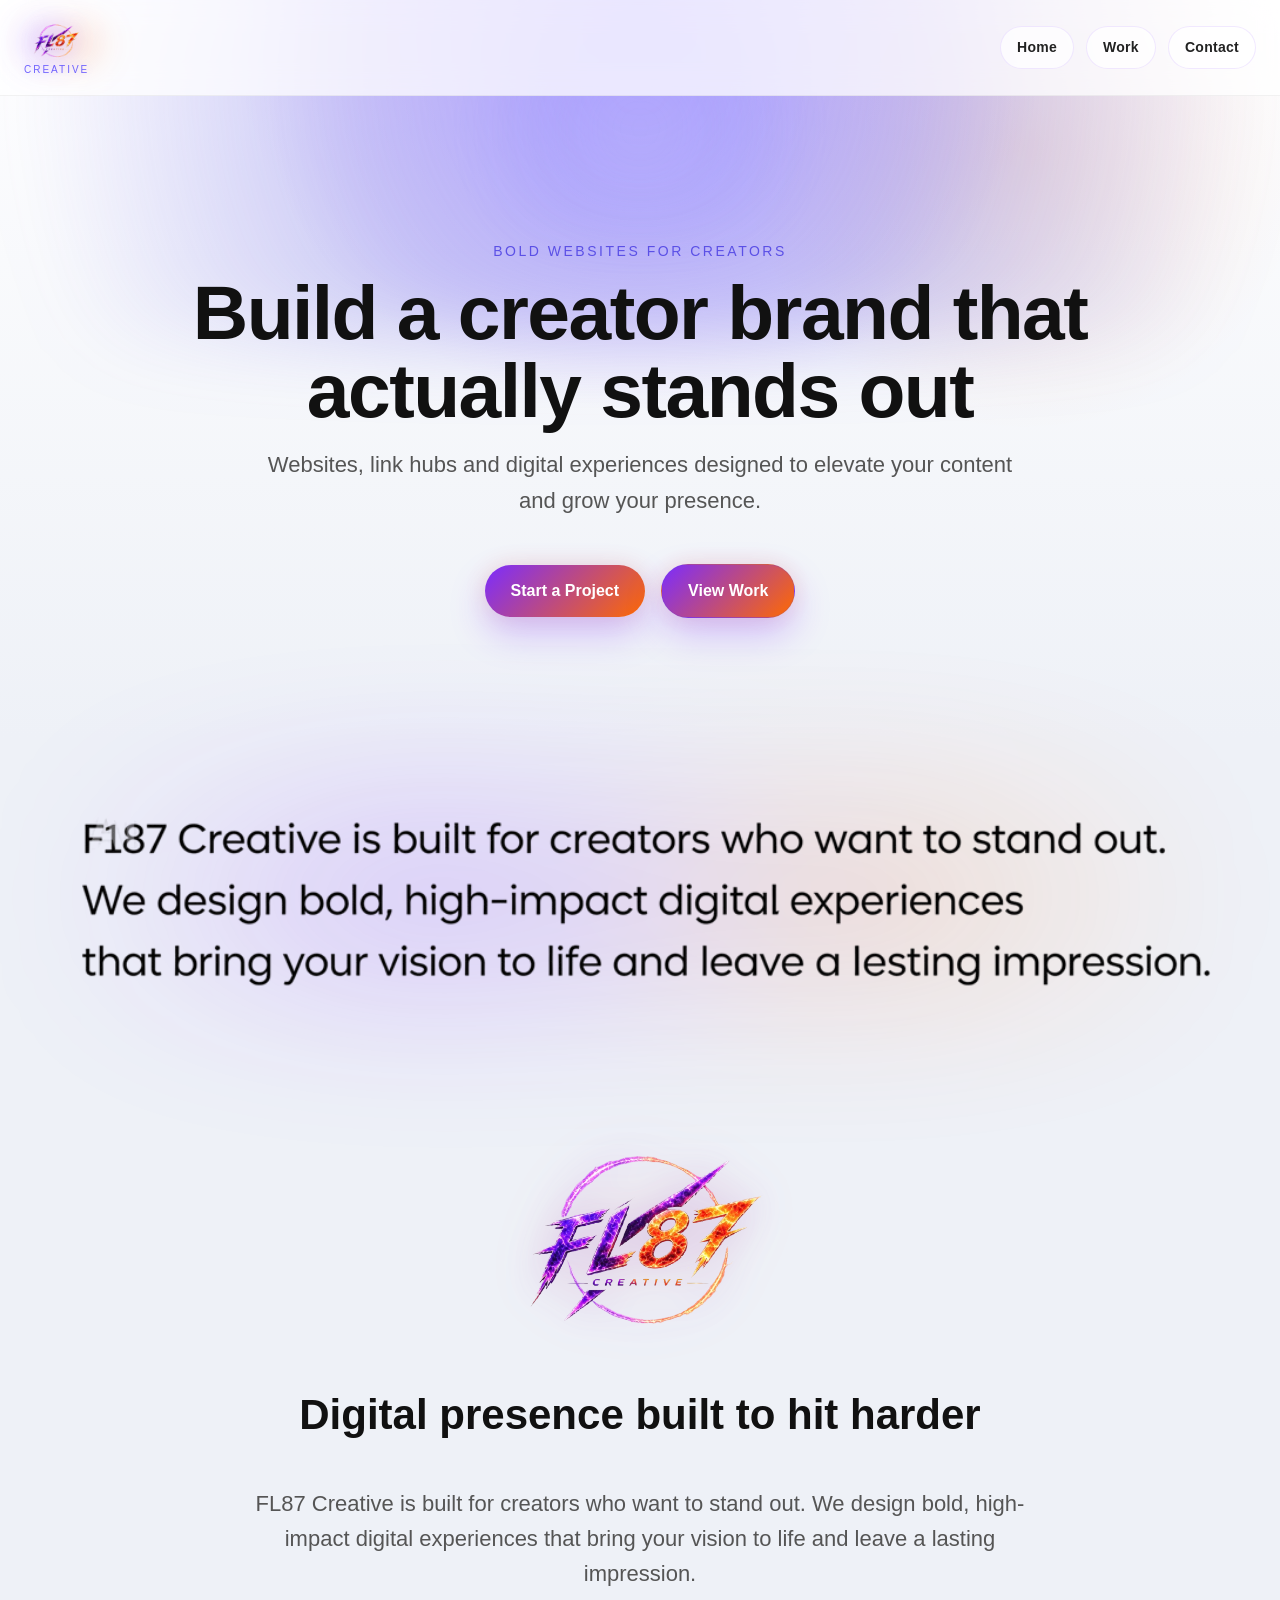
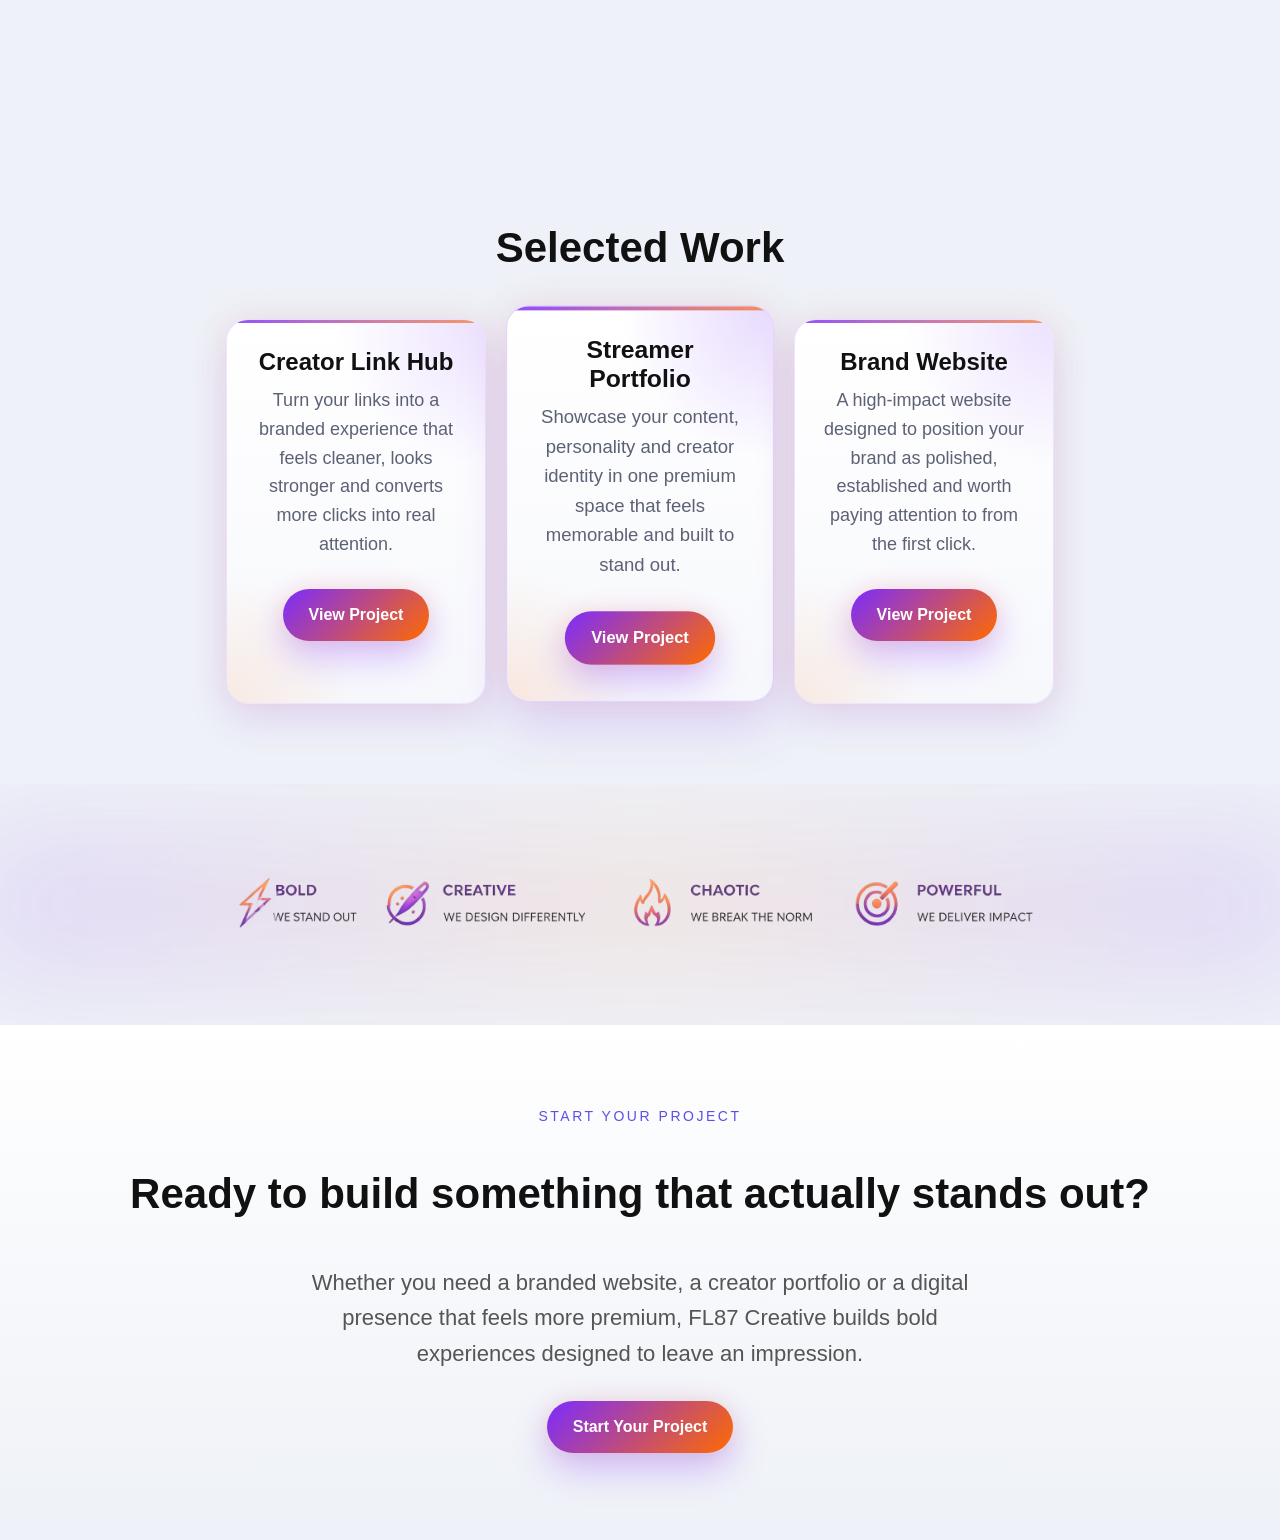
<file: index.html>
<!DOCTYPE html>
<html lang="en">
<head>
  <meta charset="UTF-8">
  <meta name="viewport" content="width=device-width, initial-scale=1.0">
  <title>FL87 Creative</title>
  <link rel="stylesheet" href="style.css">
</head>

<body>
  <header class="nav">
    <div class="logo-wrap">
      <img src="images/logo.png" alt="FL87 Creative logo" class="logo-img">
      <span class="logo-text">CREATIVE</span>
    </div>
    <nav aria-label="Primary navigation">
      <a href="#home">Home</a>
      <a href="work.html">Work</a>
      <a href="contact.html">Contact</a>
    </nav>
  </header>

  <section class="hero" id="home">
    <p class="section-kicker">Bold websites for creators</p>
    <h1>Build a creator brand that actually stands out</h1>
    <p>Websites, link hubs and digital experiences designed to elevate your content and grow your presence.</p>
    <div class="hero-actions">
      <a href="contact.html" class="work-btn">Start a Project</a>
      <a href="work.html" class="hero-secondary-btn">View Work</a>
    </div>
</section>

  <section class="brand-statement">
    <img src="images/brand-statement.png" alt="FL87 Creative statement">
  </section>

  <section class="work intro-section">
    <div class="section-logo-wrap">
      <img src="images/logo.png" alt="FL87 Creative logo" class="section-logo-img">
    </div>
    <h2>Digital presence built to hit harder</h2>
    <p>FL87 Creative is built for creators who want to stand out. We design bold, high-impact digital experiences that bring your vision to life and leave a lasting impression.</p>
  </section>

  <section class="work" id="work">
    <h2>Selected Work</h2>
    <div class="work-grid">
      <article class="work-item">
        <h3>Creator Link Hub</h3>
        <p>Turn your links into a branded experience that feels cleaner, looks stronger and converts more clicks into real attention.</p>
        <a href="link-hub.html" class="work-btn">View Project</a>
      </article>

      <article class="work-item">
        <h3>Streamer Portfolio</h3>
        <p>Showcase your content, personality and creator identity in one premium space that feels memorable and built to stand out.</p>
        <a href="portfolio.html" class="work-btn">View Project</a>
      </article>

      <article class="work-item">
        <h3>Brand Website</h3>
        <p>A high-impact website designed to position your brand as polished, established and worth paying attention to from the first click.</p>
        <a href="brand.html" class="work-btn">View Project</a>
      </article>
    </div>
  </section>

  <section class="brand-strip">
    <img src="images/brand-values.png" alt="FL87 Creative brand values">
  </section>
  <section class="contact" id="contact">
    <p class="section-kicker">Start your project</p>
    <h2>Ready to build something that actually stands out?</h2>
    <p>Whether you need a branded website, a creator portfolio or a digital presence that feels more premium, FL87 Creative builds bold experiences designed to leave an impression.</p>
    <a href="contact.html" class="work-btn">Start Your Project</a>
  </section>
</body>
</html>
</file>
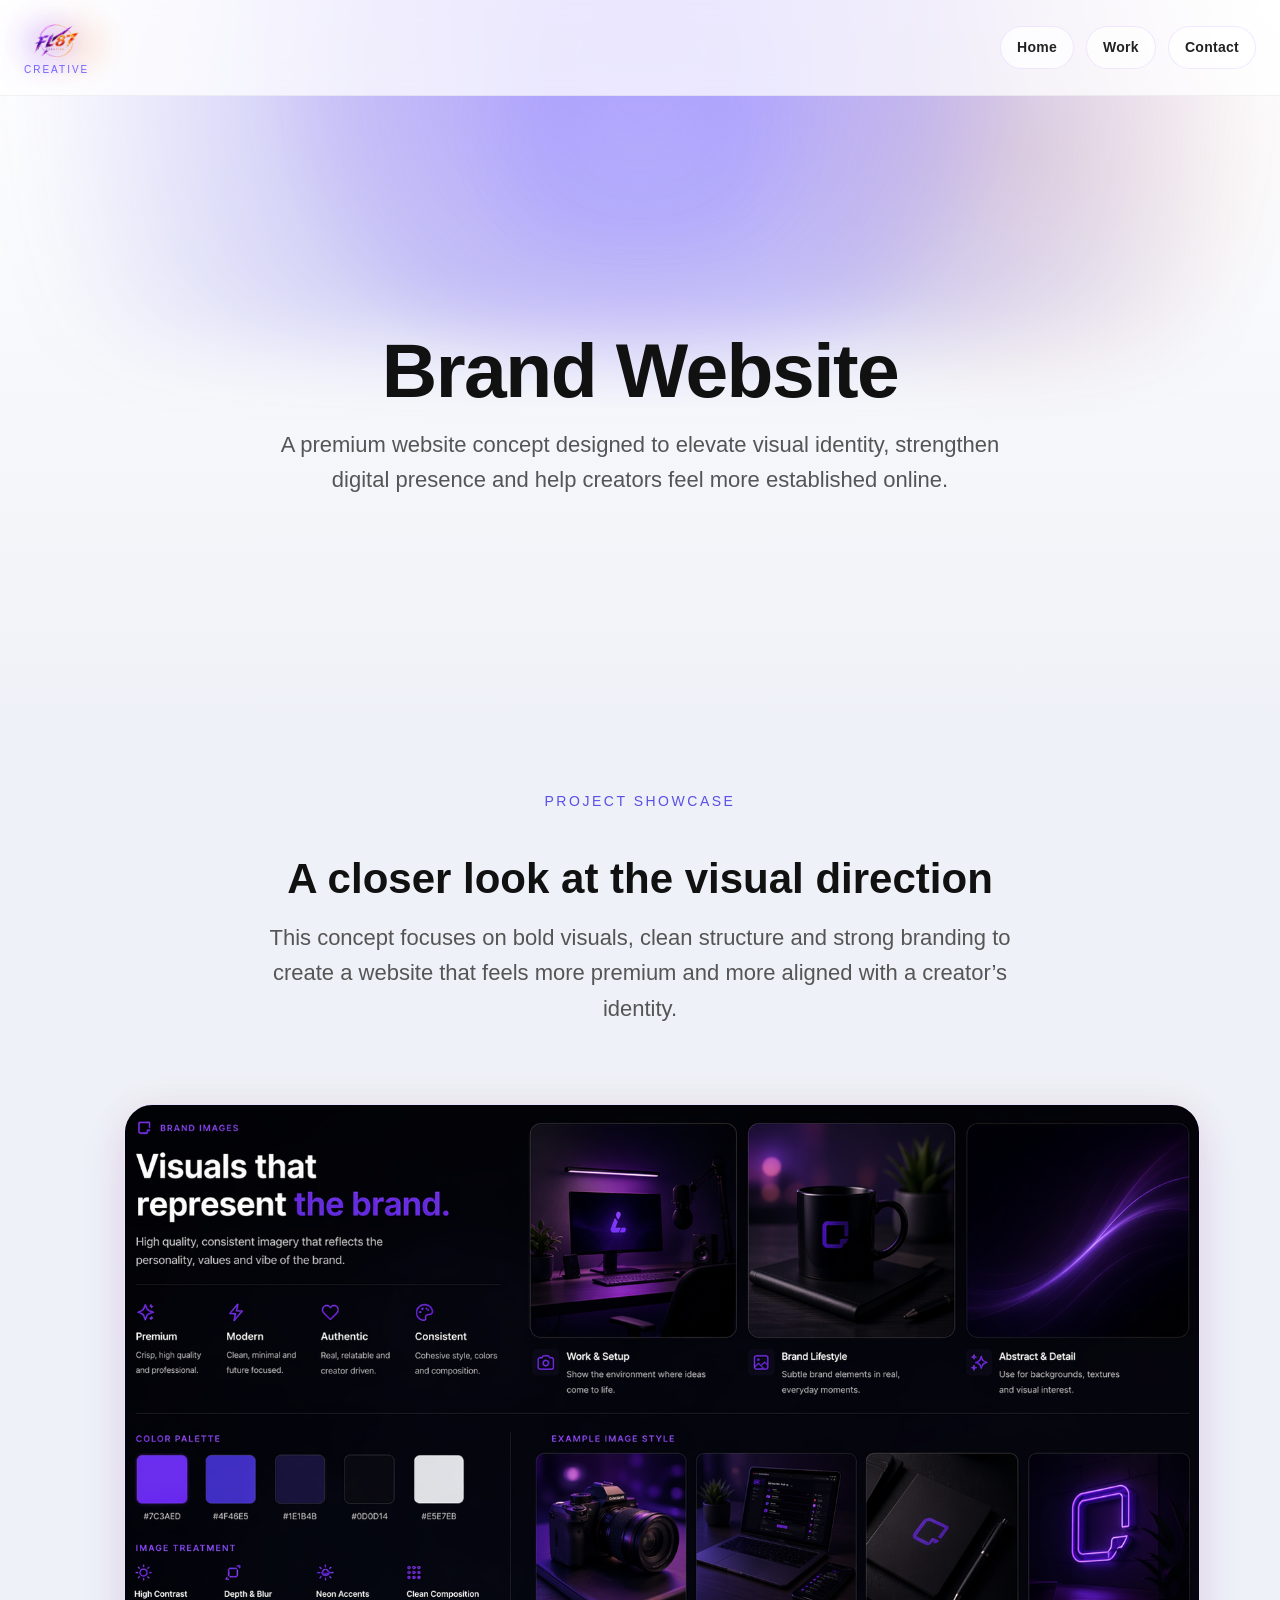
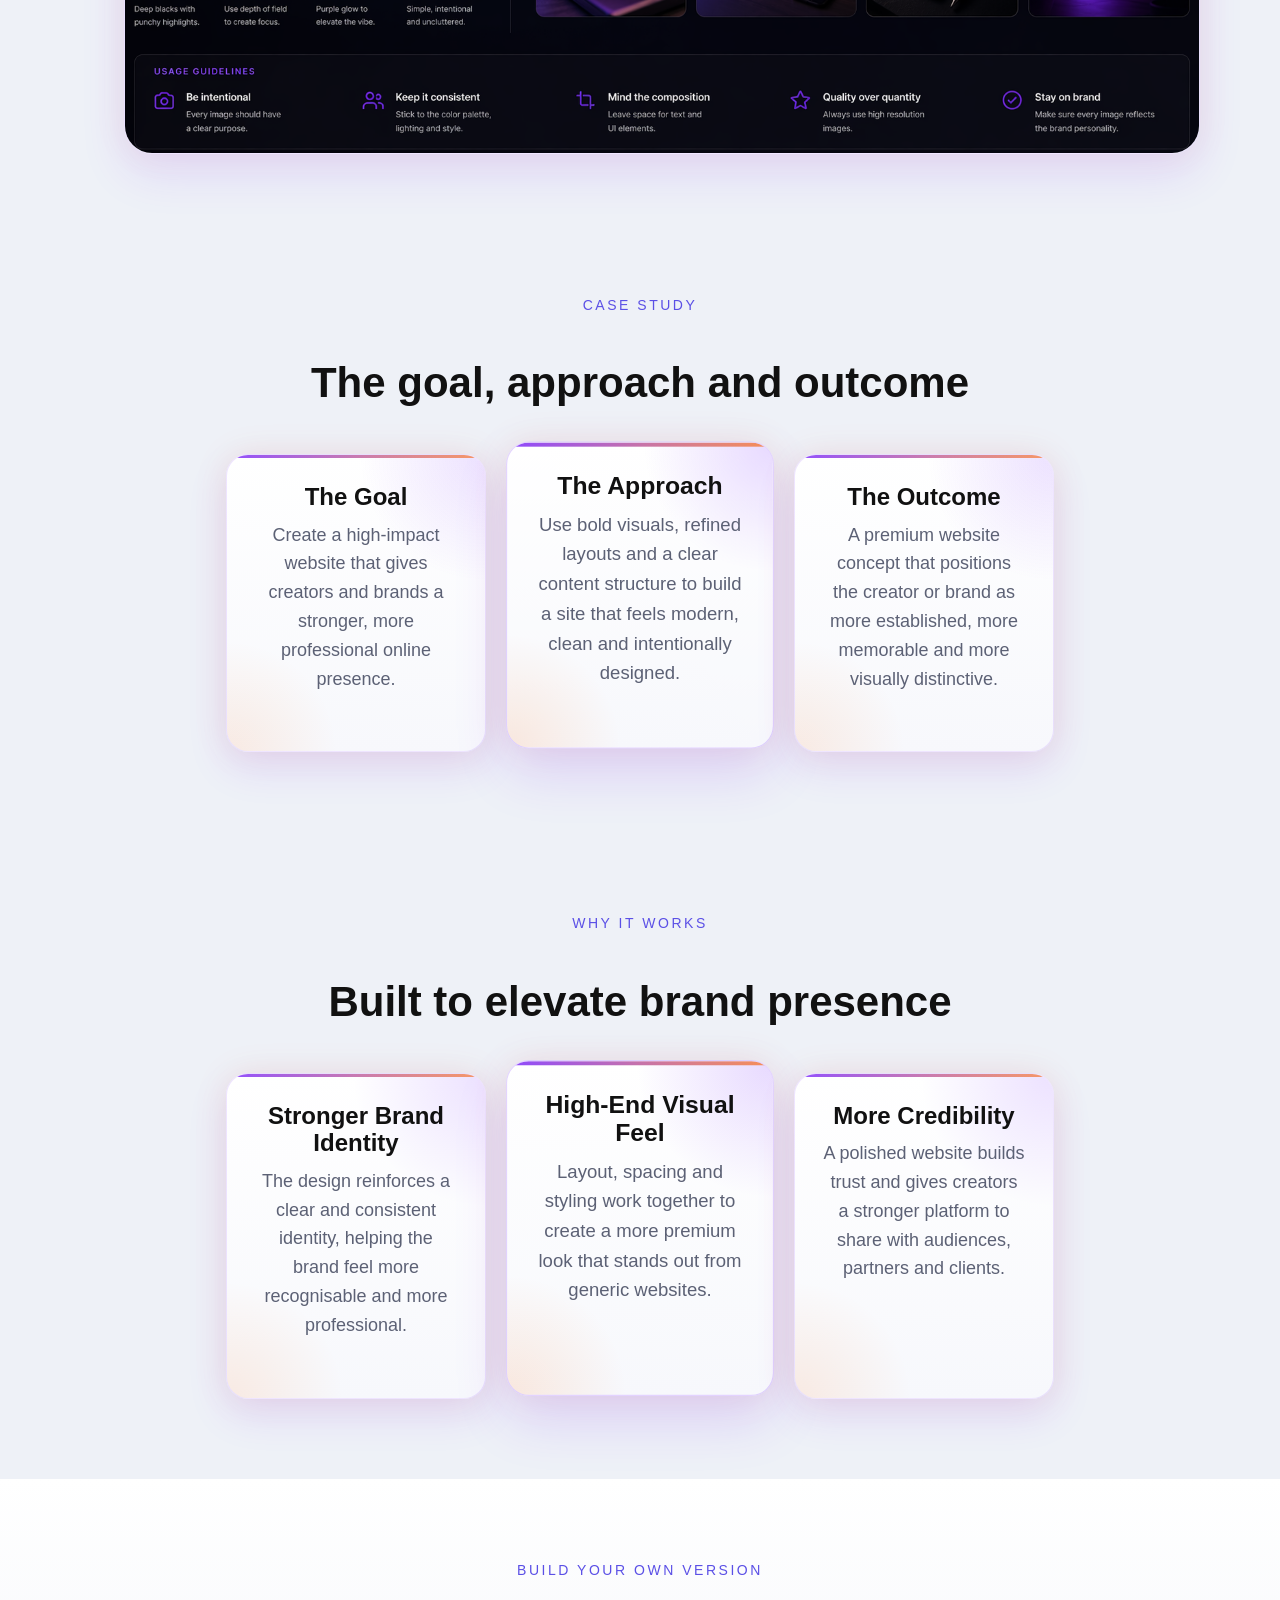
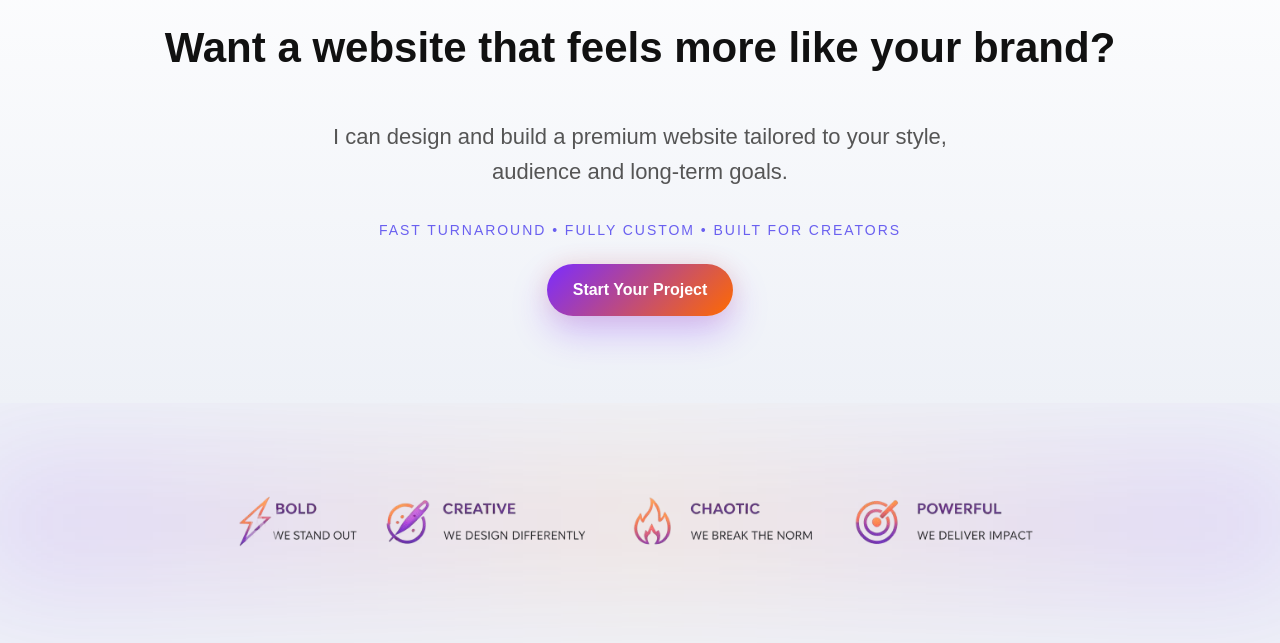
<file: brand.html>
<!DOCTYPE html>
<html>
<head>
  <meta charset="UTF-8">
  <meta name="viewport" content="width=device-width, initial-scale=1.0">
  <title>Brand Website - FL87 Creative</title>
  <link rel="stylesheet" href="style.css">
</head>

<body>

  <header class="nav">
    <div class="logo-wrap">
      <img src="images/logo.png" alt="FL87 Creative logo" class="logo-img">
      <span class="logo-text">CREATIVE</span>
    </div>
    <nav>
      <a href="index.html">Home</a>
      <a href="work.html">Work</a>
      <a href="contact.html">Contact</a>
    </nav>
  </header>

  <section class="hero">
    <h1>Brand Website</h1>
    <p>A premium website concept designed to elevate visual identity, strengthen digital presence and help creators feel more established online.</p>
  </section>

  <section class="work project-showcase-section">
    <p class="section-kicker">Project showcase</p>
    <h2>A closer look at the visual direction</h2>
    <p>This concept focuses on bold visuals, clean structure and strong branding to create a website that feels more premium and more aligned with a creator’s identity.</p>

    <div class="project-showcase-grid">
      <div class="project-showcase-card showcase-card-large">
        <img src="images/brand/bd-1.png" alt="Brand Website showcase">
      </div>
    </div>
  </section>

  <section class="work">
    <p class="section-kicker">Case study</p>
    <h2>The goal, approach and outcome</h2>
    <div class="work-grid">

      <article class="work-item">
        <h3>The Goal</h3>
        <p>Create a high-impact website that gives creators and brands a stronger, more professional online presence.</p>
      </article>

      <article class="work-item">
        <h3>The Approach</h3>
        <p>Use bold visuals, refined layouts and a clear content structure to build a site that feels modern, clean and intentionally designed.</p>
      </article>

      <article class="work-item">
        <h3>The Outcome</h3>
        <p>A premium website concept that positions the creator or brand as more established, more memorable and more visually distinctive.</p>
      </article>

    </div>
  </section>

  <section class="work">
    <p class="section-kicker">Why it works</p>
    <h2>Built to elevate brand presence</h2>
    <div class="work-grid">

      <article class="work-item">
        <h3>Stronger Brand Identity</h3>
        <p>The design reinforces a clear and consistent identity, helping the brand feel more recognisable and more professional.</p>
      </article>

      <article class="work-item">
        <h3>High-End Visual Feel</h3>
        <p>Layout, spacing and styling work together to create a more premium look that stands out from generic websites.</p>
      </article>

      <article class="work-item">
        <h3>More Credibility</h3>
        <p>A polished website builds trust and gives creators a stronger platform to share with audiences, partners and clients.</p>
      </article>

    </div>
  </section>

  <section class="contact">
    <p class="section-kicker">Build your own version</p>
    <h2>Want a website that feels more like your brand?</h2>
    <p>I can design and build a premium website tailored to your style, audience and long-term goals.</p>

    <p class="contact-note">Fast turnaround • Fully custom • Built for creators</p>

    <a href="contact.html" class="work-btn">Start Your Project</a>
  </section>

<section class="brand-strip">
  <img src="images/brand-values.png" alt="FL87 Creative brand values">
</section>
</body>
</html>
</file>
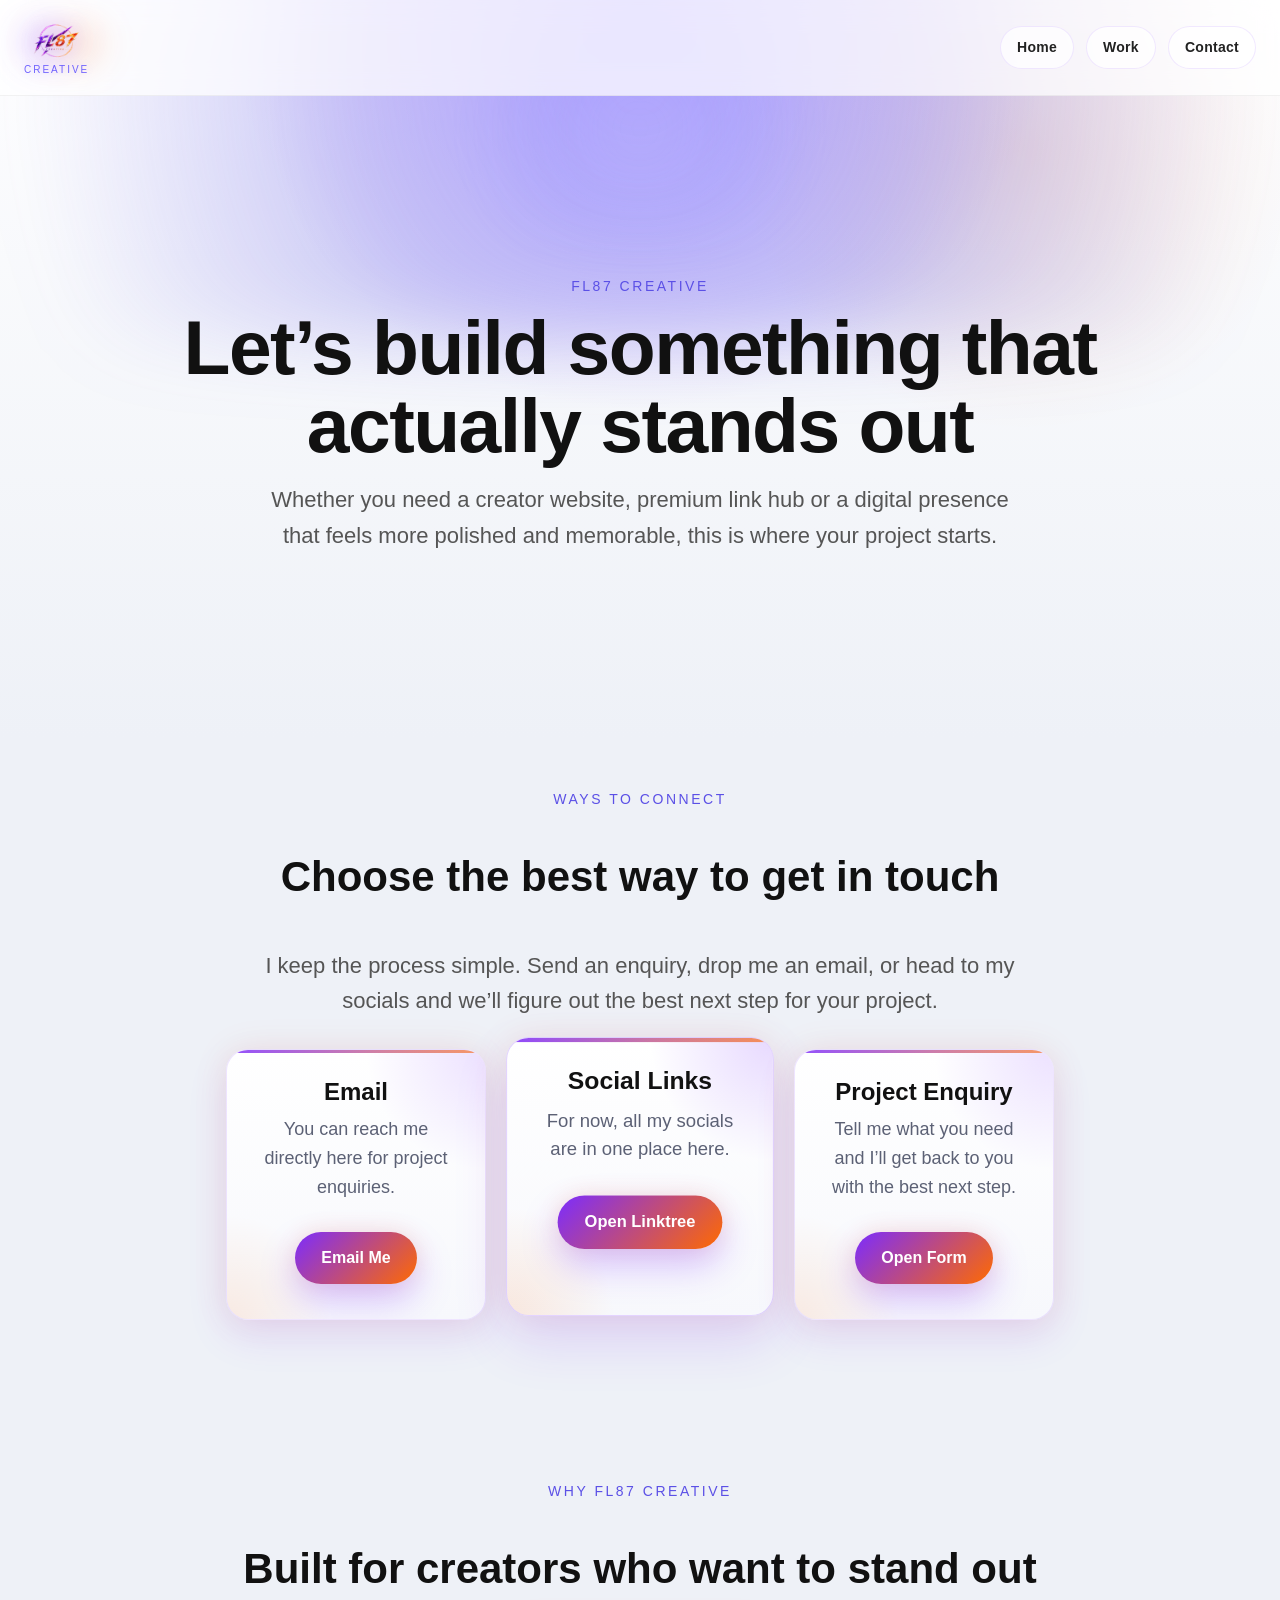
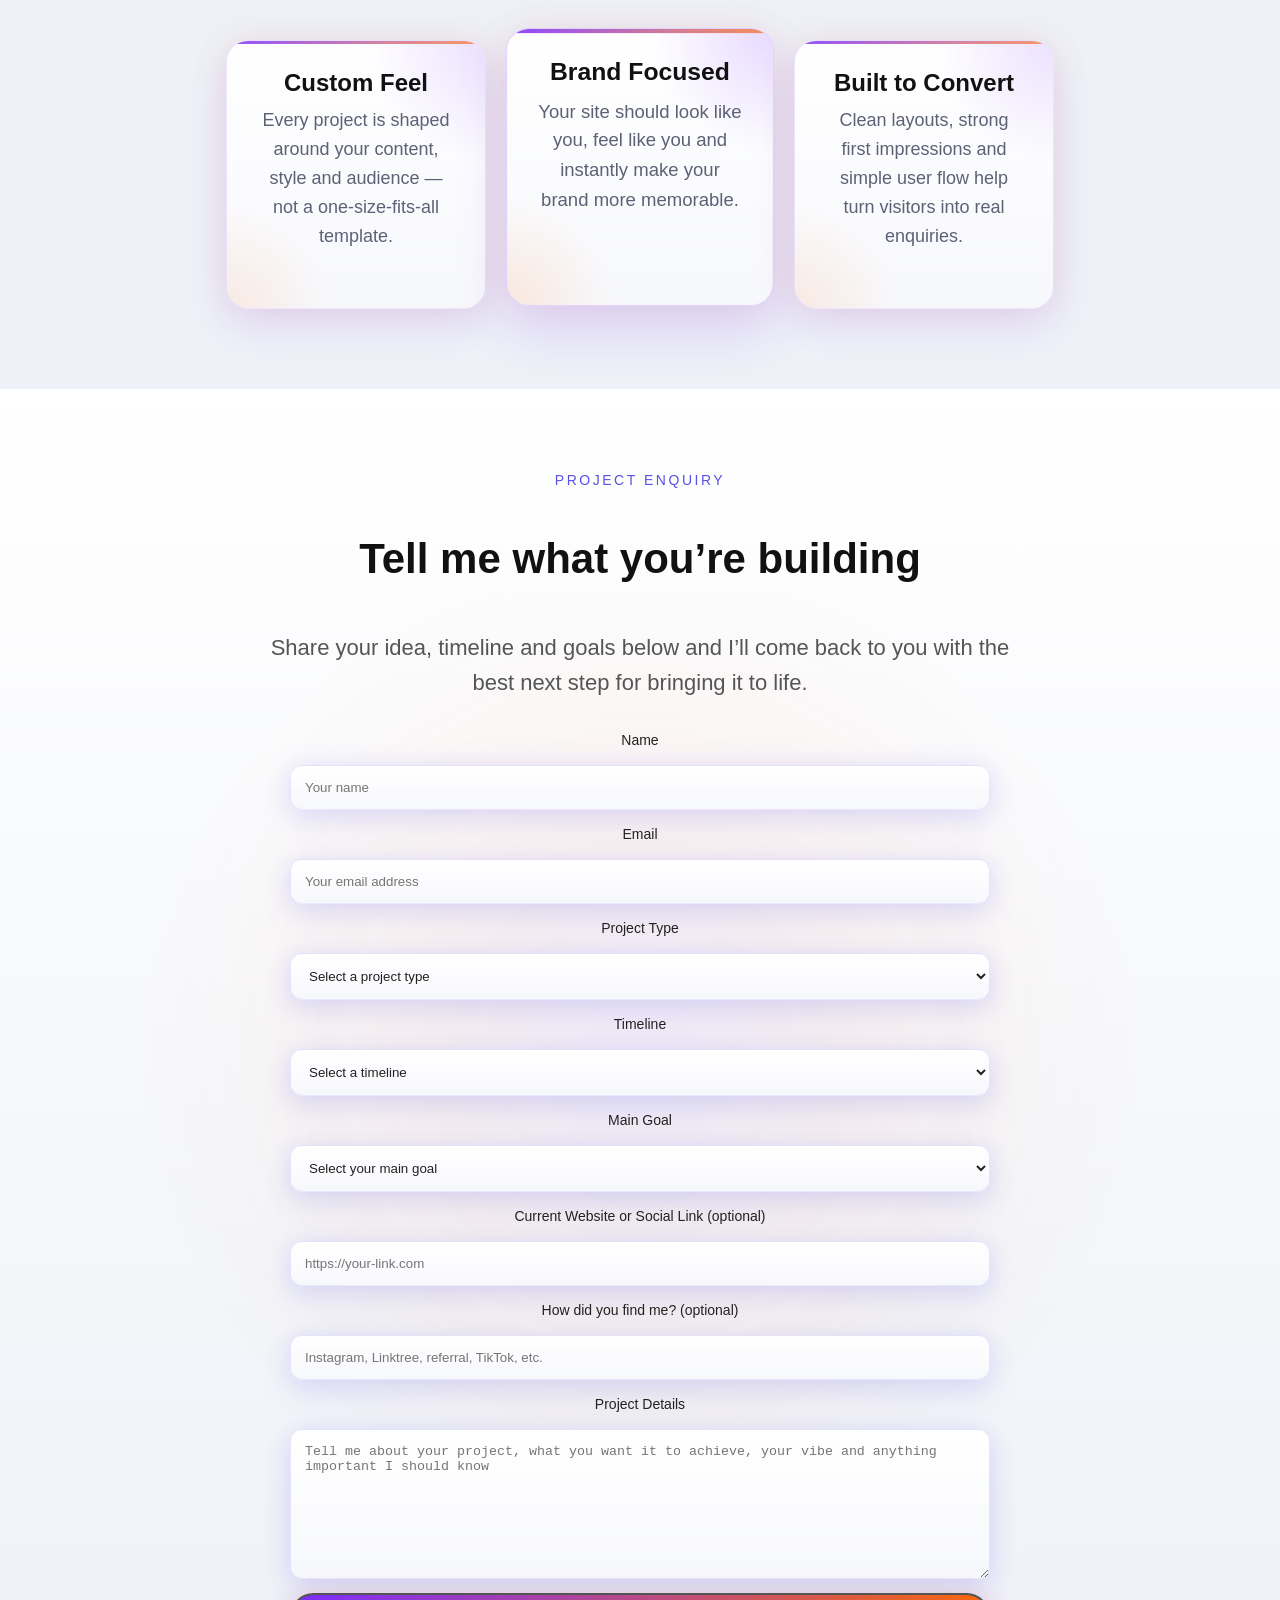
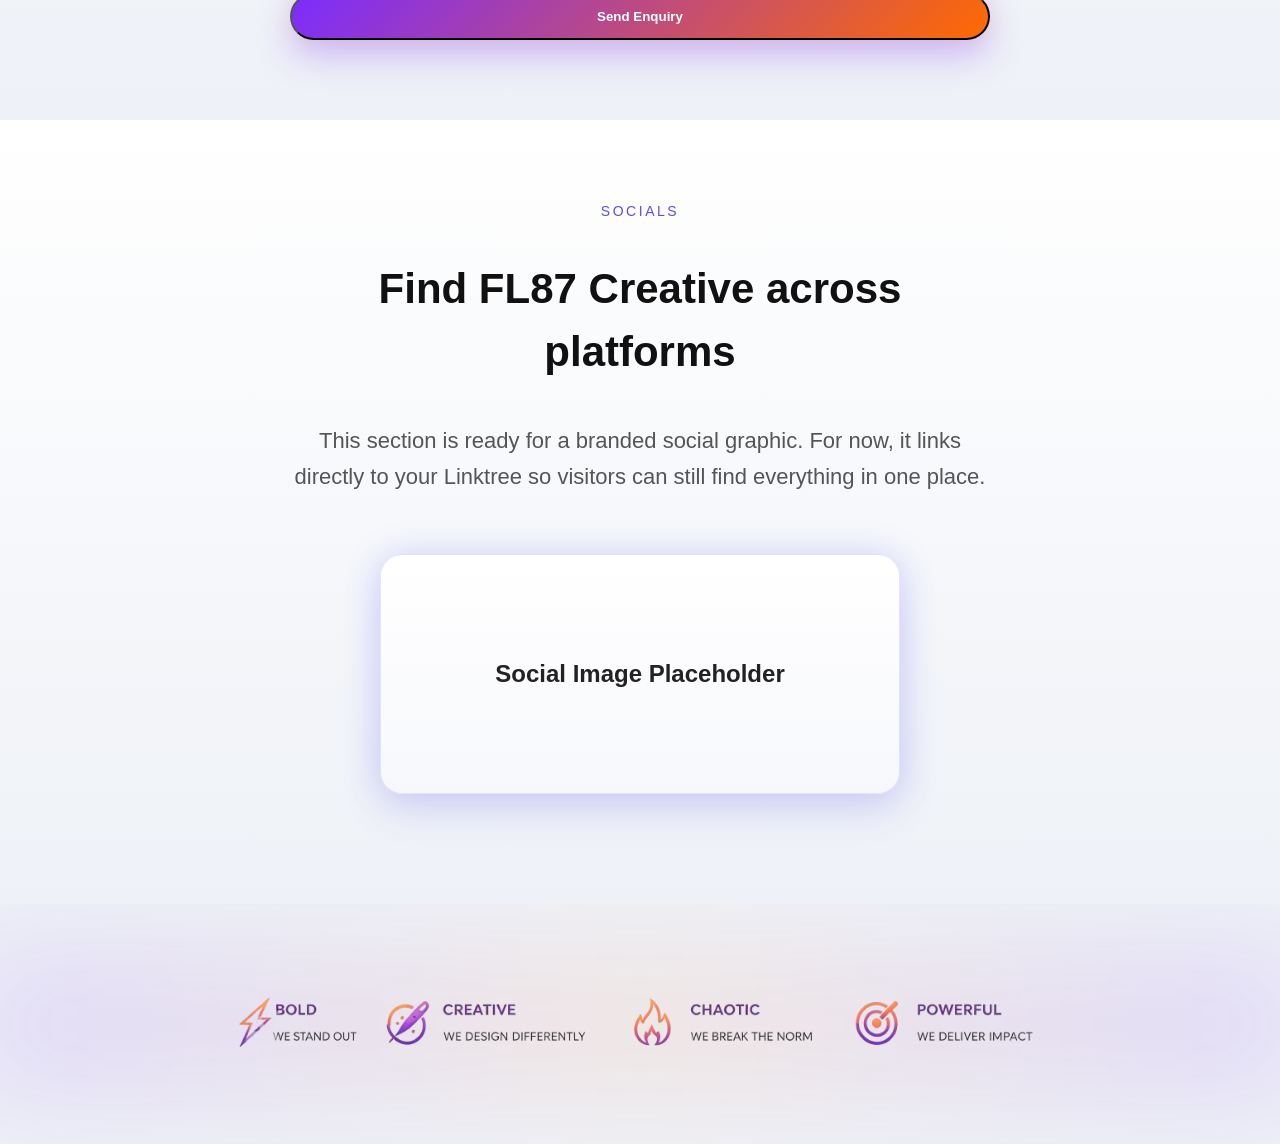
<file: contact.html>
<!DOCTYPE html>
<html lang="en">
<head>
  <meta charset="UTF-8">
  <meta name="viewport" content="width=device-width, initial-scale=1.0">
  <title>Contact - FL87 Creative</title>
  <link rel="stylesheet" href="style.css">
</head>

<body class="contact-page">
  <header class="nav">
    <div class="logo-wrap">
      <img src="images/logo.png" alt="FL87 Creative logo" class="logo-img">
      <span class="logo-text">CREATIVE</span>
    </div>
    <nav aria-label="Primary navigation">
      <a href="index.html">Home</a>
      <a href="work.html">Work</a>
      <a href="contact.html">Contact</a>
    </nav>
  </header>

  <section class="hero">
    <p class="section-kicker">FL87 Creative</p>
    <h1>Let’s build something that actually stands out</h1>
    <p>Whether you need a creator website, premium link hub or a digital presence that feels more polished and memorable, this is where your project starts.</p>
  </section>

  <section class="work contact-cards-section">
    <p class="section-kicker">Ways to connect</p>
    <h2>Choose the best way to get in touch</h2>
    <p>I keep the process simple. Send an enquiry, drop me an email, or head to my socials and we’ll figure out the best next step for your project.</p>
    <div class="work-grid">
      <article class="work-item">
        <h3>Email</h3>
        <p>You can reach me directly here for project enquiries.</p>
        <a href="mailto:hello@fl87creative.co.uk" class="work-btn contact-card-link">Email Me</a>
      </article>

      <article class="work-item">
        <h3>Social Links</h3>
        <p>For now, all my socials are in one place here.</p>
        <a href="https://linktr.ee/Fl_87_UK" target="_blank" rel="noopener noreferrer" class="work-btn">Open Linktree</a>
      </article>

      <article class="work-item">
        <h3>Project Enquiry</h3>
        <p>Tell me what you need and I’ll get back to you with the best next step.</p>
        <a href="#enquiry-form" class="work-btn">Open Form</a>
      </article>
    </div>
  </section>

  <section class="work trust-section">
    <p class="section-kicker">Why FL87 Creative</p>
    <h2>Built for creators who want to stand out</h2>
    <div class="work-grid">
      <article class="work-item trust-card">
        <h3>Custom Feel</h3>
        <p>Every project is shaped around your content, style and audience — not a one-size-fits-all template.</p>
      </article>

      <article class="work-item trust-card">
        <h3>Brand Focused</h3>
        <p>Your site should look like you, feel like you and instantly make your brand more memorable.</p>
      </article>

      <article class="work-item trust-card">
        <h3>Built to Convert</h3>
        <p>Clean layouts, strong first impressions and simple user flow help turn visitors into real enquiries.</p>
      </article>
    </div>
  </section>

  <section class="contact contact-form-section" id="enquiry-form">
    <p class="section-kicker">Project enquiry</p>
    <h2>Tell me what you’re building</h2>
    <p>Share your idea, timeline and goals below and I’ll come back to you with the best next step for bringing it to life.</p>

    <form class="enquiry-form" action="https://formspree.io/f/mlgawzle" method="POST">
      <input type="hidden" name="_subject" value="New FL87 Creative Enquiry">
      <input type="text" name="_gotcha" tabindex="-1" autocomplete="off" style="display:none;">

      <label for="name">Name</label>
      <input type="text" id="name" name="name" placeholder="Your name" required>

      <label for="email">Email</label>
      <input type="email" id="email" name="email" placeholder="Your email address" required>

      <label for="project-type">Project Type</label>
      <select id="project-type" name="project_type" required>
        <option value="">Select a project type</option>
        <option value="link-hub">Creator Link Hub</option>
        <option value="portfolio">Streamer Portfolio</option>
        <option value="brand-website">Brand Website</option>
        <option value="other">Other</option>
      </select>

      <label for="timeline">Timeline</label>
      <select id="timeline" name="timeline" required>
        <option value="">Select a timeline</option>
        <option value="asap">ASAP</option>
        <option value="1-2-weeks">1–2 weeks</option>
        <option value="this-month">This month</option>
        <option value="just-exploring">Just exploring</option>
      </select>

      <label for="goal">Main Goal</label>
      <select id="goal" name="goal" required>
        <option value="">Select your main goal</option>
        <option value="look-more-professional">Look more professional online</option>
        <option value="showcase-content">Showcase content or work better</option>
        <option value="grow-brand">Grow my brand presence</option>
        <option value="launch-something-new">Launch something new</option>
        <option value="other-goal">Something else</option>
      </select>

      <label for="current-link">Current Website or Social Link (optional)</label>
      <input type="url" id="current-link" name="current_link" placeholder="https://your-link.com">

      <label for="found-me">How did you find me? (optional)</label>
      <input type="text" id="found-me" name="found_me" placeholder="Instagram, Linktree, referral, TikTok, etc.">

      <label for="message">Project Details</label>
      <textarea id="message" name="message" rows="6" placeholder="Tell me about your project, what you want it to achieve, your vibe and anything important I should know"></textarea>
      <p id="message-error" class="form-error" style="display:none;">Please describe your project.</p>
      <p id="form-status" class="form-status" style="display:none;" aria-live="polite"></p>

      <button type="submit" id="submitBtn">Send Enquiry</button>
    </form>
  </section>

  <section class="contact social-preview-section">
    <p class="section-kicker">Socials</p>
    <h2>Find FL87 Creative across platforms</h2>
    <p>This section is ready for a branded social graphic. For now, it links directly to your Linktree so visitors can still find everything in one place.</p>
    <a href="https://linktr.ee/Fl_87_UK" target="_blank" rel="noopener noreferrer" class="social-preview-link">
      <div class="social-preview-box">
        <span>Social Image Placeholder</span>
      </div>
    </a>
  </section>

  <section class="brand-strip">
    <img src="images/brand-values.png" alt="FL87 Creative brand values">
  </section>
  <script>
    const form = document.querySelector(".enquiry-form");
    const projectType = document.getElementById("project-type");
    const message = document.getElementById("message");
    const messageError = document.getElementById("message-error");
    const submitBtn = document.getElementById("submitBtn");
    const formStatus = document.getElementById("form-status");
    const defaultButtonText = "Send Enquiry";
    const thankYouUrl = "https://fl87creative.co.uk/thank-you.html";

    function showMessageError() {
      messageError.style.display = "block";
      message.style.border = "1px solid #ff4d4f";
      message.style.boxShadow = "0 0 0 4px rgba(255, 77, 79, 0.15)";
    }

    function clearMessageError() {
      messageError.style.display = "none";
      message.style.border = "";
      message.style.boxShadow = "";
    }

    function showFormStatus(messageText, type) {
      formStatus.textContent = messageText;
      formStatus.style.display = "block";
      formStatus.style.color = type === "error" ? "#ff4d4f" : "#7c7cff";
    }

    function clearFormStatus() {
      formStatus.textContent = "";
      formStatus.style.display = "none";
    }

    function setSubmittingState(isSubmitting) {
      submitBtn.disabled = isSubmitting;
      submitBtn.textContent = isSubmitting ? "Sending..." : defaultButtonText;
      submitBtn.style.opacity = isSubmitting ? "0.8" : "1";
      submitBtn.style.cursor = isSubmitting ? "not-allowed" : "pointer";
    }

    projectType.addEventListener("change", function () {
      if (projectType.value !== "other") {
        clearMessageError();
      }
    });

    message.addEventListener("input", function () {
      if (message.value.trim() !== "") {
        clearMessageError();
      }
    });

    form.addEventListener("submit", async function (e) {
      e.preventDefault();

      if (projectType.value === "other" && message.value.trim() === "") {
        clearFormStatus();
        showMessageError();
        message.focus();
        return;
      }

      clearFormStatus();
      clearMessageError();
      setSubmittingState(true);
      showFormStatus("Sending your enquiry...", "success");
      console.log("Submitting FL87 form...");

      try {
        const response = await fetch(form.action, {
          method: "POST",
          body: new FormData(form),
          headers: {
            Accept: "application/json"
          }
        });

        let result = null;
        const contentType = response.headers.get("content-type") || "";
        if (contentType.includes("application/json")) {
          result = await response.json();
        } else {
          result = await response.text();
        }

        console.log("Form response status:", response.status);
        console.log("Form response content type:", contentType);
        console.log("Form response payload:", result);

        if (response.ok) {
          showFormStatus("Success detected. Redirecting now...", "success");
          setTimeout(function () {
            window.location.assign(thankYouUrl);
          }, 300);
          return;
        }

        if (result && Array.isArray(result.errors) && result.errors.length > 0) {
          const errorMessage = result.errors.map(function (item) {
            return item.message;
          }).join(" ");
          setSubmittingState(false);
          showFormStatus(`Formspree error: ${errorMessage}`, "error");
          return;
        }

        setSubmittingState(false);
        showFormStatus(`Unexpected response: ${typeof result === "string" ? result : JSON.stringify(result)}`, "error");
      } catch (error) {
        console.error("Form submit failed:", error);
        setSubmittingState(false);
        showFormStatus(`Network error: ${error.message}`, "error");
      }
    });
  </script>
</body>
</html>
</file>
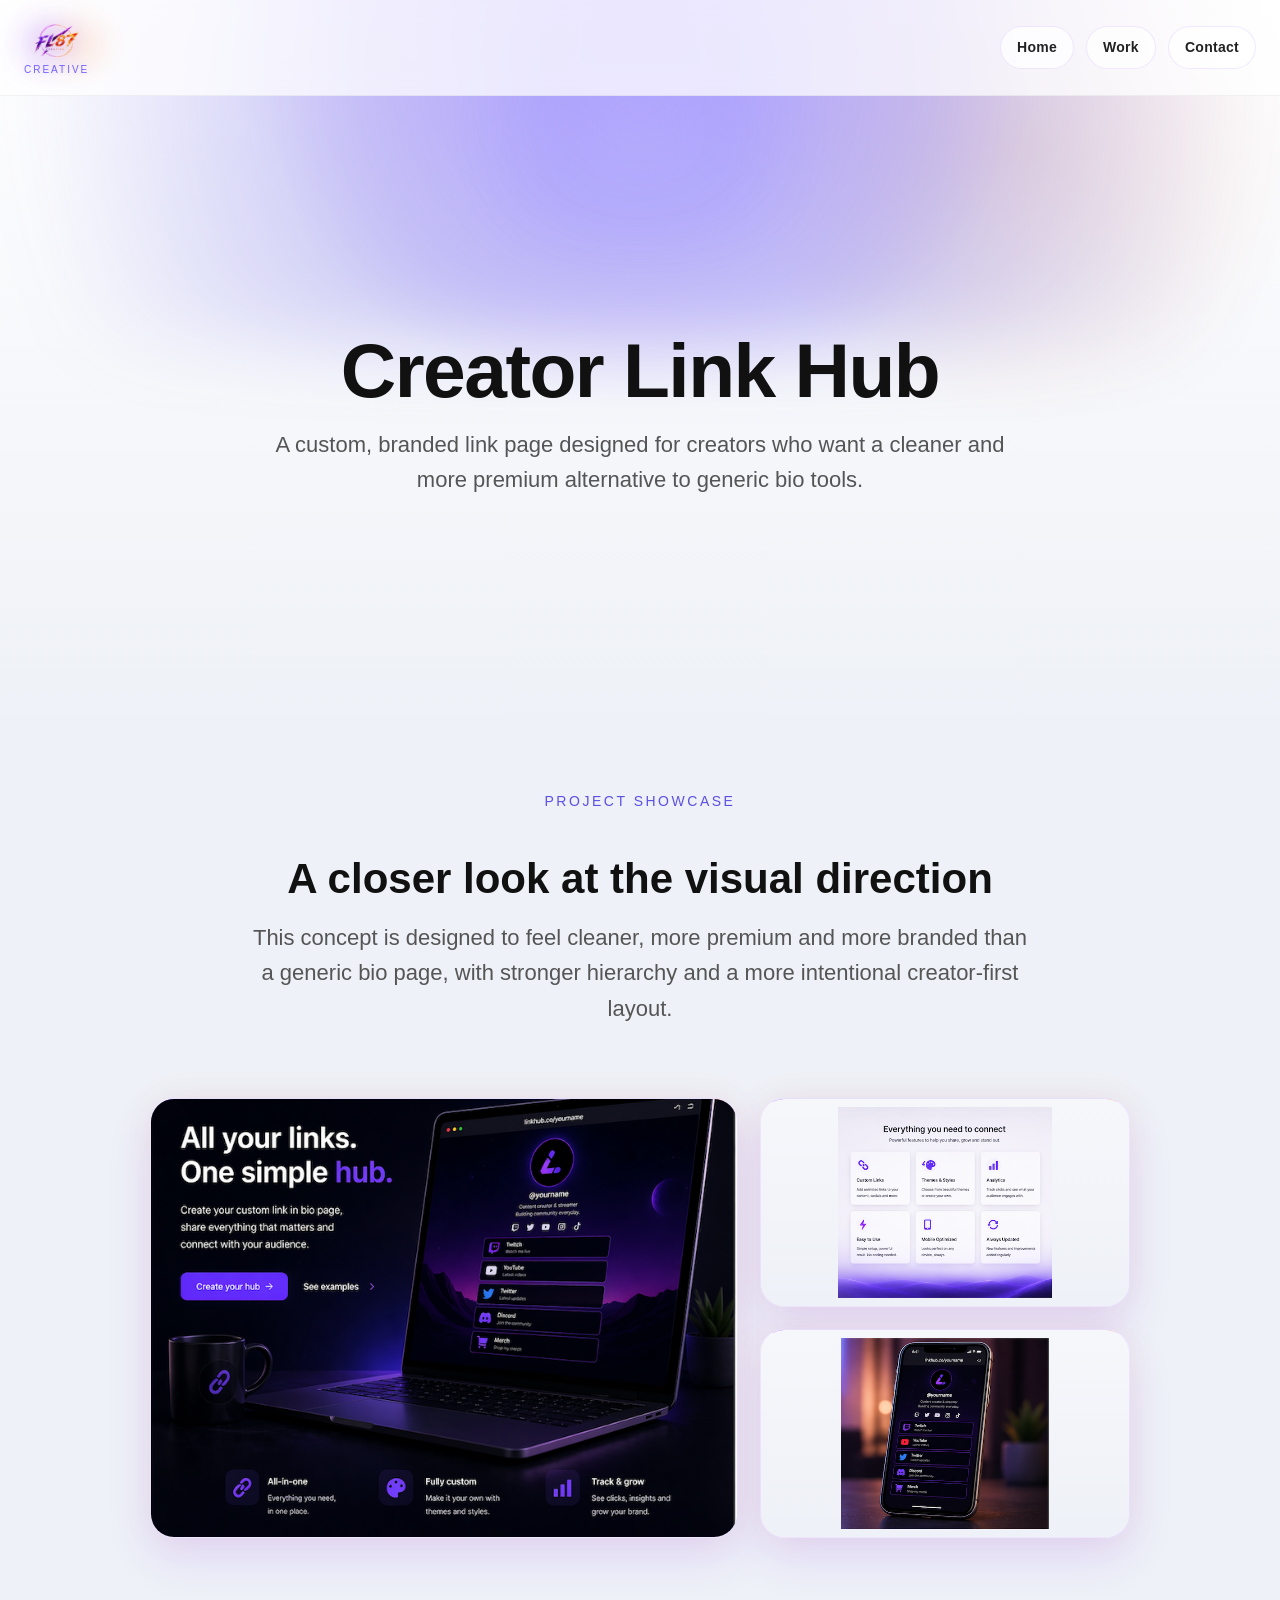
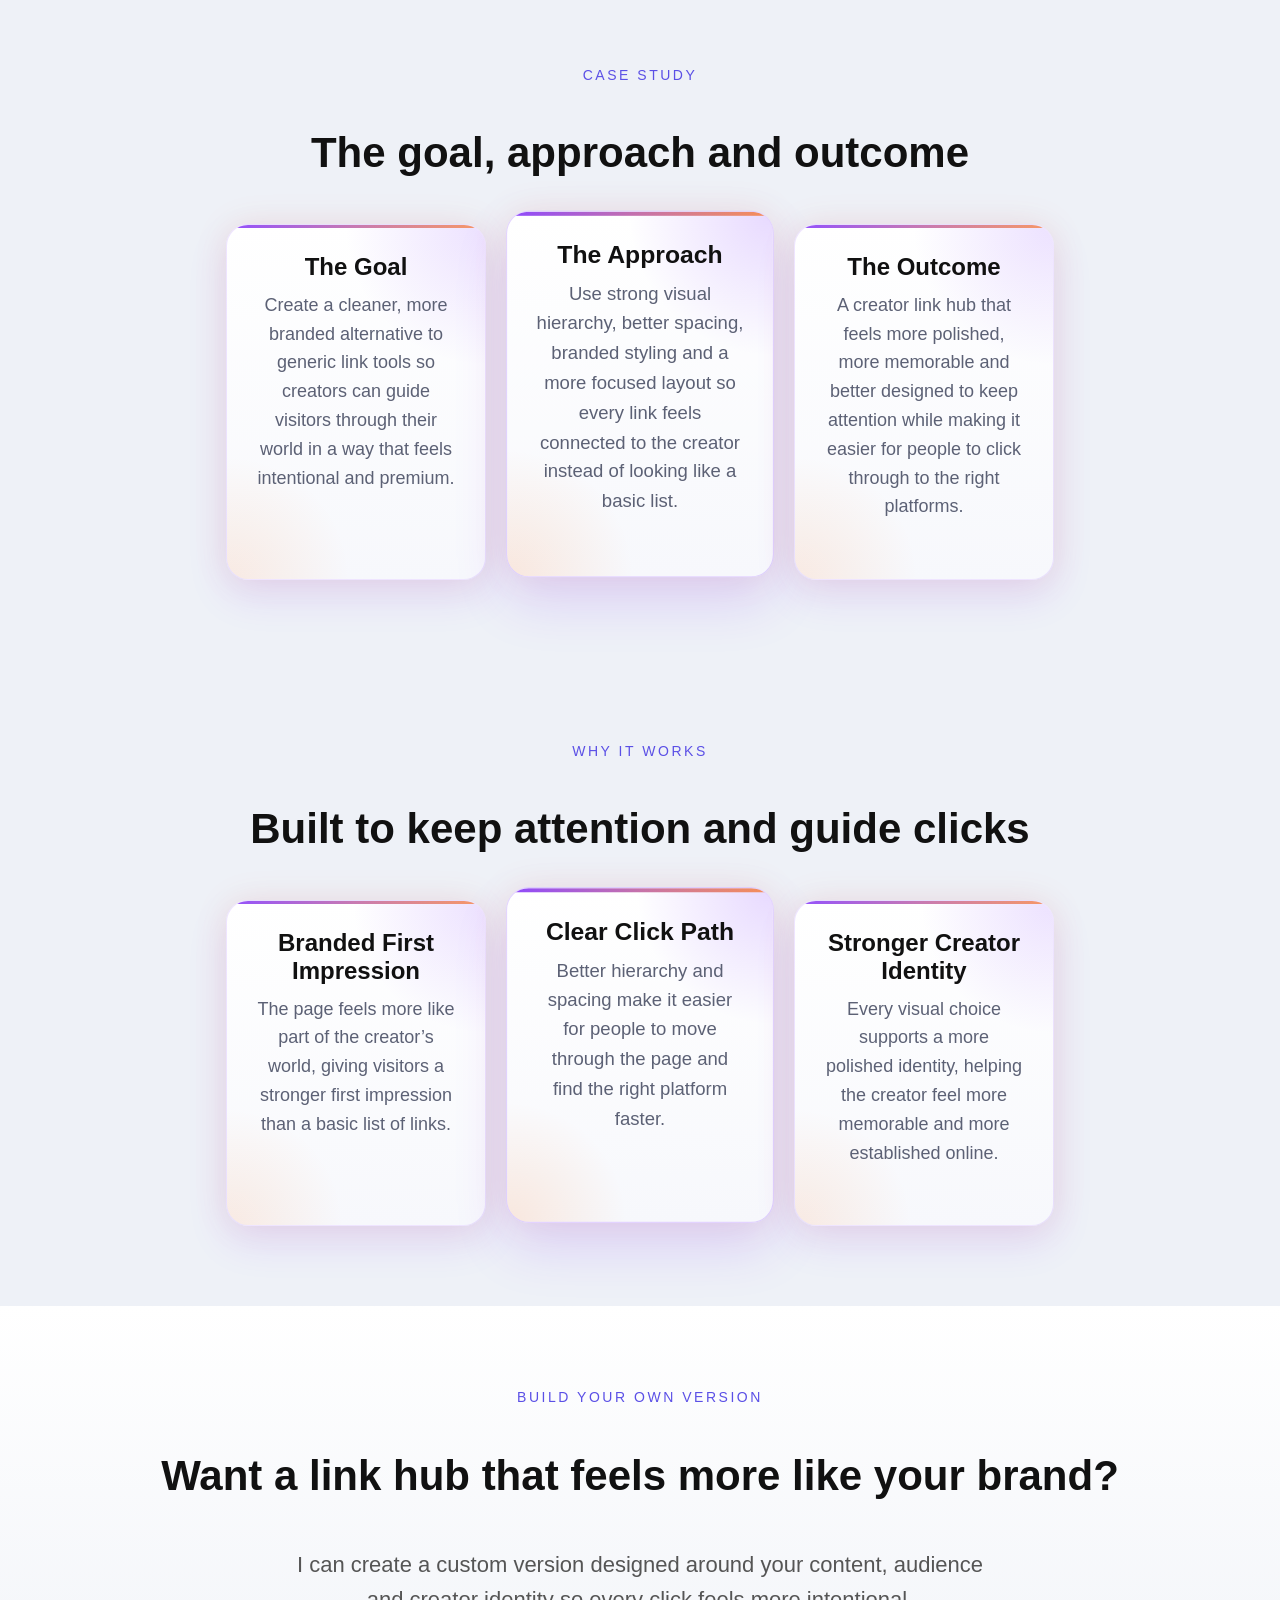
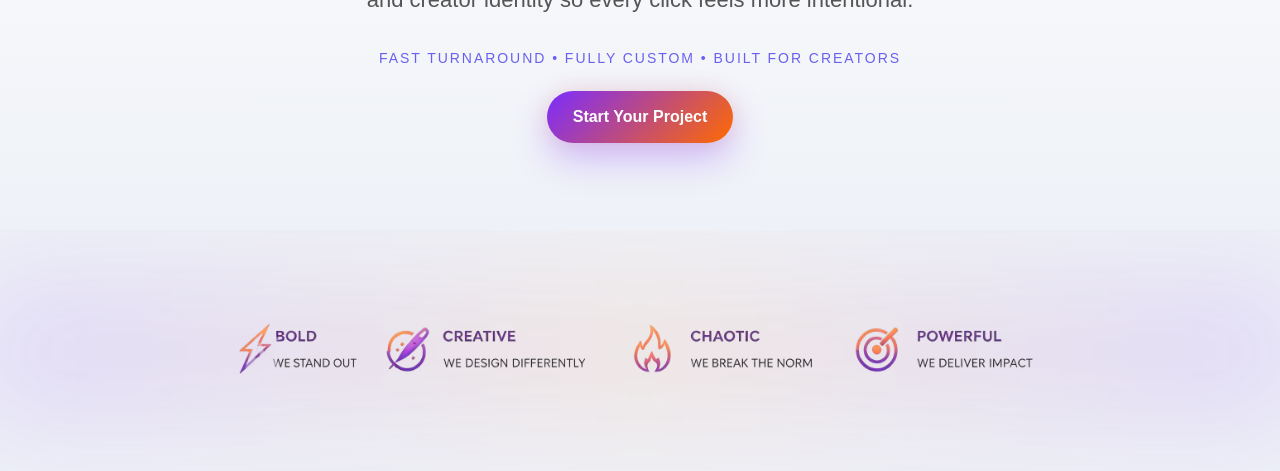
<file: link-hub.html>
<!DOCTYPE html>
<html>
<head>
  <meta charset="UTF-8">
  <meta name="viewport" content="width=device-width, initial-scale=1.0">
  <title>Creator Link Hub - FL87 Creative</title>
  <link rel="stylesheet" href="style.css">
</head>

<body>

  <header class="nav">
    <div class="logo-wrap">
      <img src="images/logo.png" alt="FL87 Creative logo" class="logo-img">
      <span class="logo-text">CREATIVE</span>
    </div>
    <nav>
      <a href="index.html">Home</a>
      <a href="work.html">Work</a>
      <a href="contact.html">Contact</a>
    </nav>
  </header>

  <section class="hero">
    <h1>Creator Link Hub</h1>
    <p>A custom, branded link page designed for creators who want a cleaner and more premium alternative to generic bio tools.</p>
  </section>

  <section class="work project-showcase-section">
    <p class="section-kicker">Project showcase</p>
    <h2>A closer look at the visual direction</h2>
    <p>This concept is designed to feel cleaner, more premium and more branded than a generic bio page, with stronger hierarchy and a more intentional creator-first layout.</p>

    <div class="project-showcase-grid multi-showcase-grid">
      <div class="project-showcase-card showcase-card-large">
        <img src="images/link-hub/lh-1.png" alt="Link Hub preview 1">
      </div>
      <div class="project-showcase-card showcase-card-small">
        <img src="images/link-hub/lh-2.png" alt="Link Hub preview 2">
      </div>
      <div class="project-showcase-card showcase-card-small">
        <img src="images/link-hub/lh-3.png" alt="Link Hub preview 3">
      </div>
    </div>
  </section>
  <section class="work">
    <p class="section-kicker">Case study</p>
    <h2>The goal, approach and outcome</h2>
    <div class="work-grid">

      <article class="work-item">
        <h3>The Goal</h3>
        <p>Create a cleaner, more branded alternative to generic link tools so creators can guide visitors through their world in a way that feels intentional and premium.</p>
      </article>

      <article class="work-item">
        <h3>The Approach</h3>
        <p>Use strong visual hierarchy, better spacing, branded styling and a more focused layout so every link feels connected to the creator instead of looking like a basic list.</p>
      </article>

      <article class="work-item">
        <h3>The Outcome</h3>
        <p>A creator link hub that feels more polished, more memorable and better designed to keep attention while making it easier for people to click through to the right platforms.</p>
      </article>

    </div>
  </section>

  <section class="work">
    <p class="section-kicker">Why it works</p>
    <h2>Built to keep attention and guide clicks</h2>
    <div class="work-grid">

      <article class="work-item">
        <h3>Branded First Impression</h3>
        <p>The page feels more like part of the creator’s world, giving visitors a stronger first impression than a basic list of links.</p>
      </article>

      <article class="work-item">
        <h3>Clear Click Path</h3>
        <p>Better hierarchy and spacing make it easier for people to move through the page and find the right platform faster.</p>
      </article>

      <article class="work-item">
        <h3>Stronger Creator Identity</h3>
        <p>Every visual choice supports a more polished identity, helping the creator feel more memorable and more established online.</p>
      </article>

    </div>
  </section>

  <section class="contact">
    <p class="section-kicker">Build your own version</p>
    <h2>Want a link hub that feels more like your brand?</h2>
    <p>I can create a custom version designed around your content, audience and creator identity so every click feels more intentional.</p>

    <p class="contact-note">Fast turnaround • Fully custom • Built for creators</p>

    <a href="contact.html" class="work-btn">Start Your Project</a>
  </section>

  <section class="brand-strip">
    <img src="images/brand-values.png" alt="FL87 Creative brand values">
  </section>
</body>
</html>
</file>
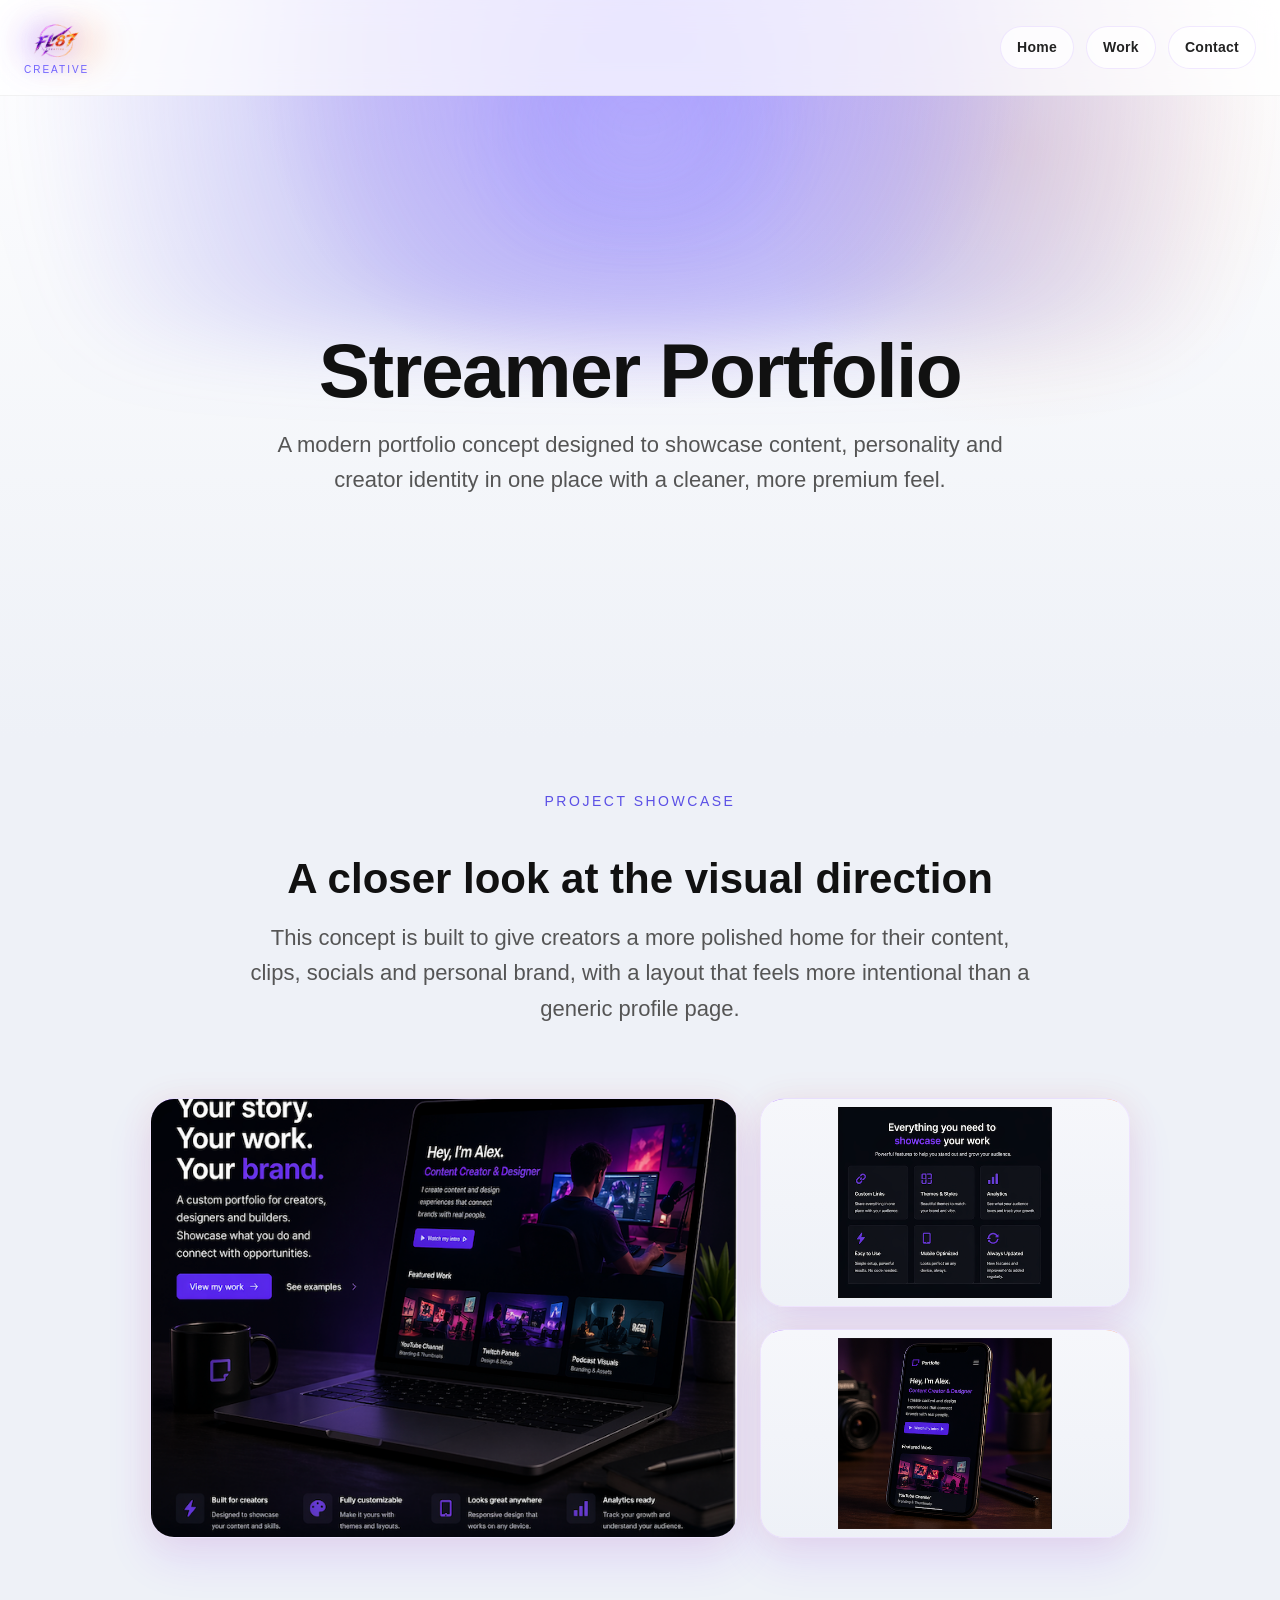
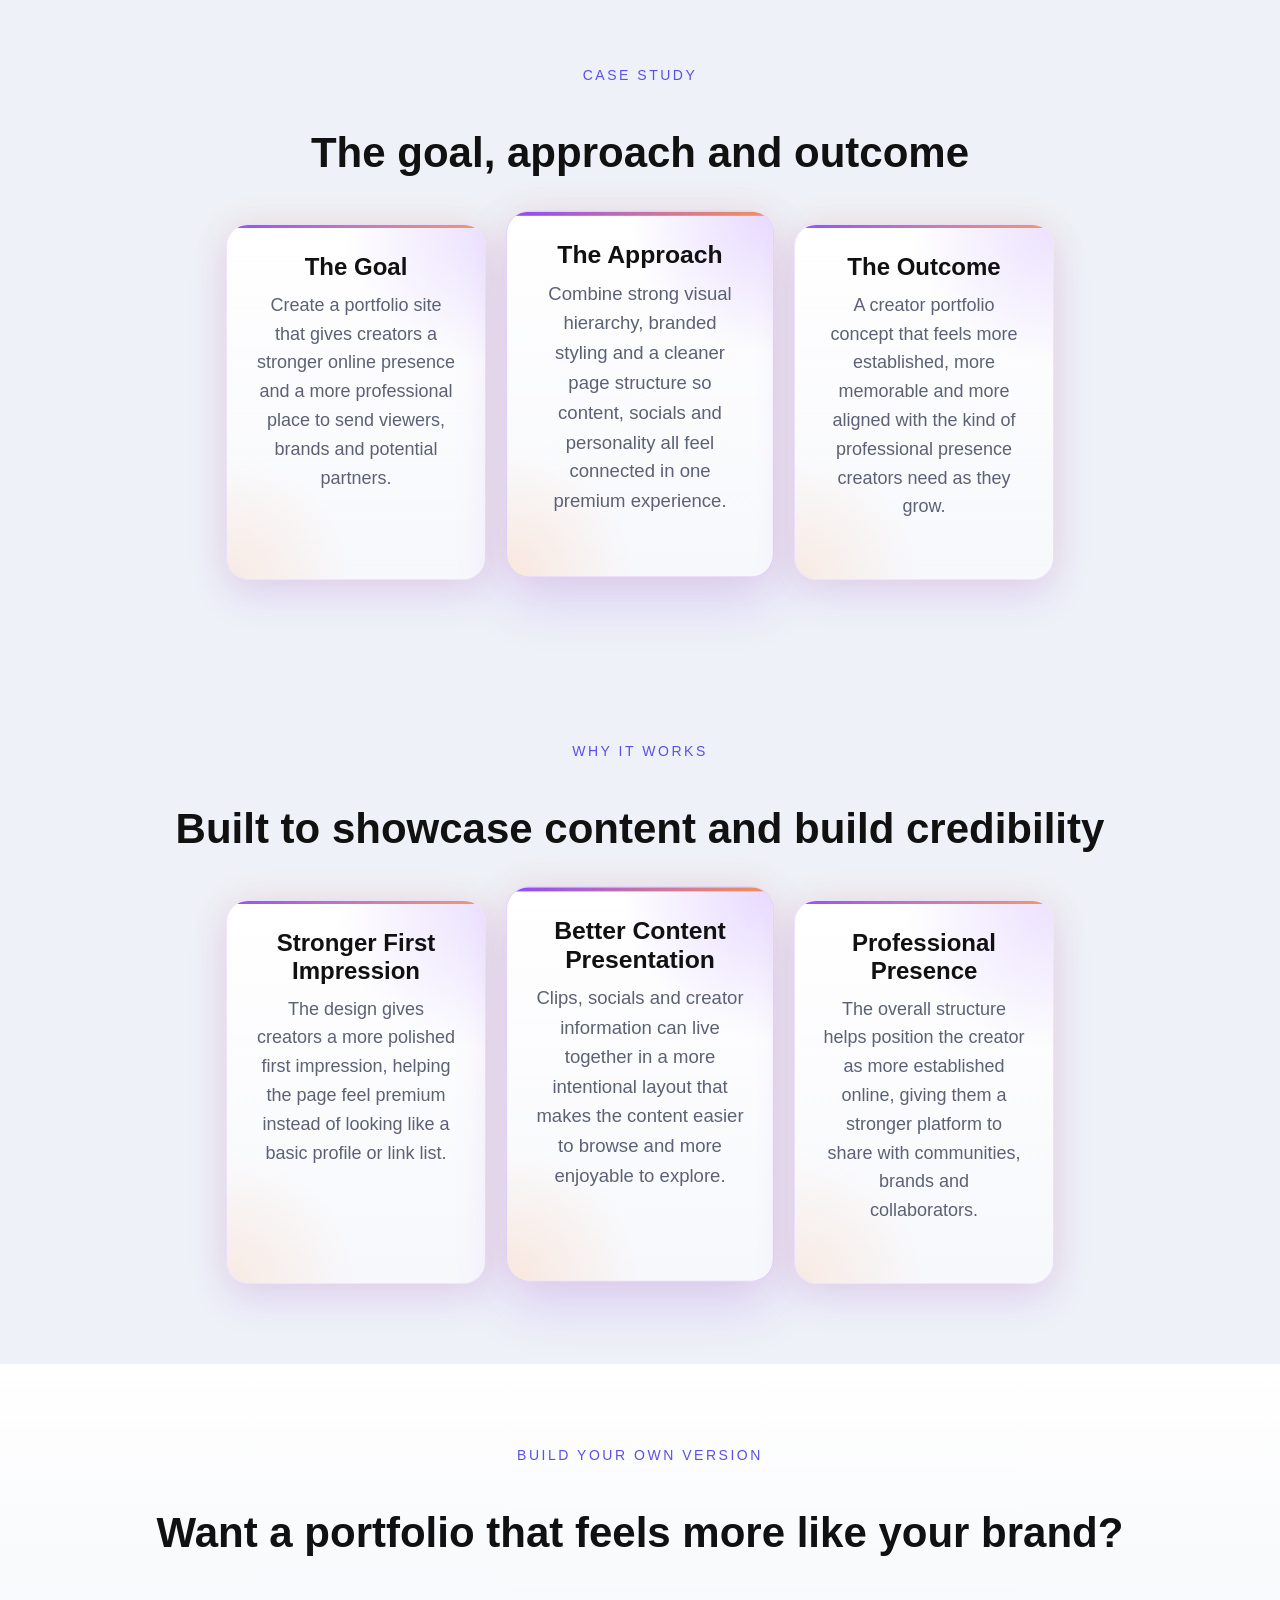
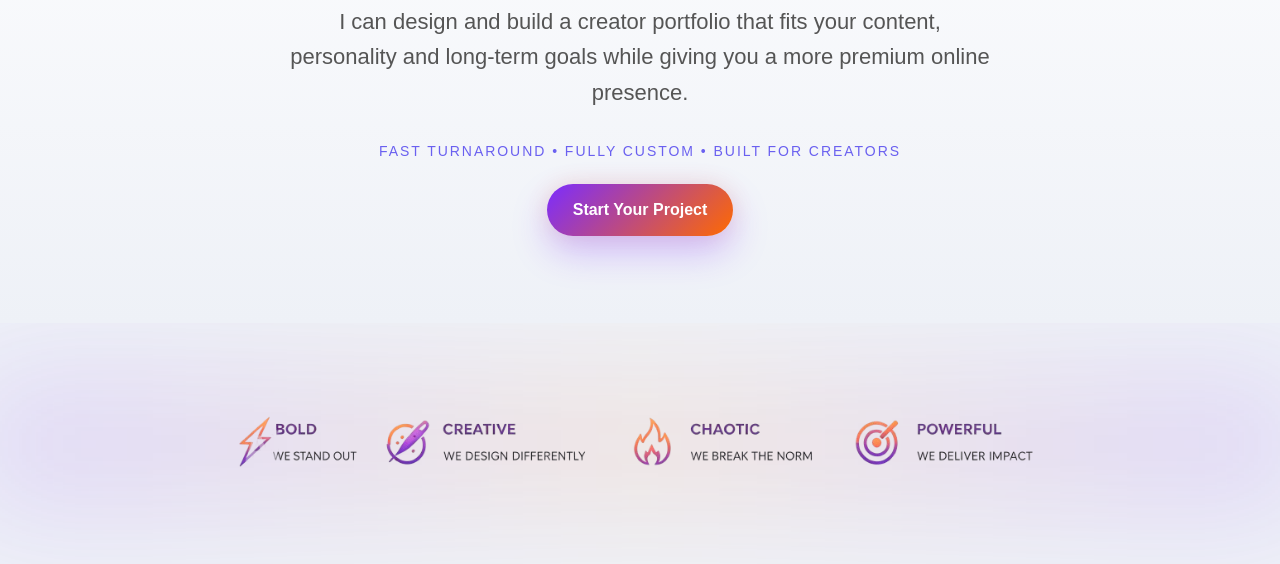
<file: portfolio.html>
<!DOCTYPE html>
<html>
<head>
  <meta charset="UTF-8">
  <meta name="viewport" content="width=device-width, initial-scale=1.0">
  <title>Streamer Portfolio - FL87 Creative</title>
  <link rel="stylesheet" href="style.css">
</head>

<body>

  <header class="nav">
    <div class="logo-wrap">
      <img src="images/logo.png" alt="FL87 Creative logo" class="logo-img">
      <span class="logo-text">CREATIVE</span>
    </div>
    <nav>
      <a href="index.html">Home</a>
      <a href="work.html">Work</a>
      <a href="contact.html">Contact</a>
    </nav>
  </header>

  <section class="hero">
    <h1>Streamer Portfolio</h1>
    <p>A modern portfolio concept designed to showcase content, personality and creator identity in one place with a cleaner, more premium feel.</p>
  </section>

  <section class="work project-showcase-section">
    <p class="section-kicker">Project showcase</p>
    <h2>A closer look at the visual direction</h2>
    <p>This concept is built to give creators a more polished home for their content, clips, socials and personal brand, with a layout that feels more intentional than a generic profile page.</p>

    <div class="project-showcase-grid multi-showcase-grid">
      <div class="project-showcase-card showcase-card-large">
        <img src="images/portfolio/pt-1.png" alt="Portfolio preview 1">
      </div>
      <div class="project-showcase-card showcase-card-small">
        <img src="images/portfolio/pt-2.png" alt="Portfolio preview 2">
      </div>
      <div class="project-showcase-card showcase-card-small">
        <img src="images/portfolio/pt-3.png" alt="Portfolio preview 3">
      </div>
    </div>
  </section>

  <section class="work">
    <p class="section-kicker">Case study</p>
    <h2>The goal, approach and outcome</h2>
    <div class="work-grid">

      <article class="work-item">
        <h3>The Goal</h3>
        <p>Create a portfolio site that gives creators a stronger online presence and a more professional place to send viewers, brands and potential partners.</p>
      </article>

      <article class="work-item">
        <h3>The Approach</h3>
        <p>Combine strong visual hierarchy, branded styling and a cleaner page structure so content, socials and personality all feel connected in one premium experience.</p>
      </article>

      <article class="work-item">
        <h3>The Outcome</h3>
        <p>A creator portfolio concept that feels more established, more memorable and more aligned with the kind of professional presence creators need as they grow.</p>
      </article>

    </div>
  </section>

  <section class="work">
    <p class="section-kicker">Why it works</p>
    <h2>Built to showcase content and build credibility</h2>
    <div class="work-grid">

      <article class="work-item">
        <h3>Stronger First Impression</h3>
        <p>The design gives creators a more polished first impression, helping the page feel premium instead of looking like a basic profile or link list.</p>
      </article>

      <article class="work-item">
        <h3>Better Content Presentation</h3>
        <p>Clips, socials and creator information can live together in a more intentional layout that makes the content easier to browse and more enjoyable to explore.</p>
      </article>

      <article class="work-item">
        <h3>Professional Presence</h3>
        <p>The overall structure helps position the creator as more established online, giving them a stronger platform to share with communities, brands and collaborators.</p>
      </article>

    </div>
  </section>

  <section class="contact">
    <p class="section-kicker">Build your own version</p>
    <h2>Want a portfolio that feels more like your brand?</h2>
    <p>I can design and build a creator portfolio that fits your content, personality and long-term goals while giving you a more premium online presence.</p>

    <p class="contact-note">Fast turnaround • Fully custom • Built for creators</p>

    <a href="contact.html" class="work-btn">Start Your Project</a>
  </section>

  <section class="brand-strip">
    <img src="images/brand-values.png" alt="FL87 Creative brand values">
  </section>
</body>
</html>
</file>
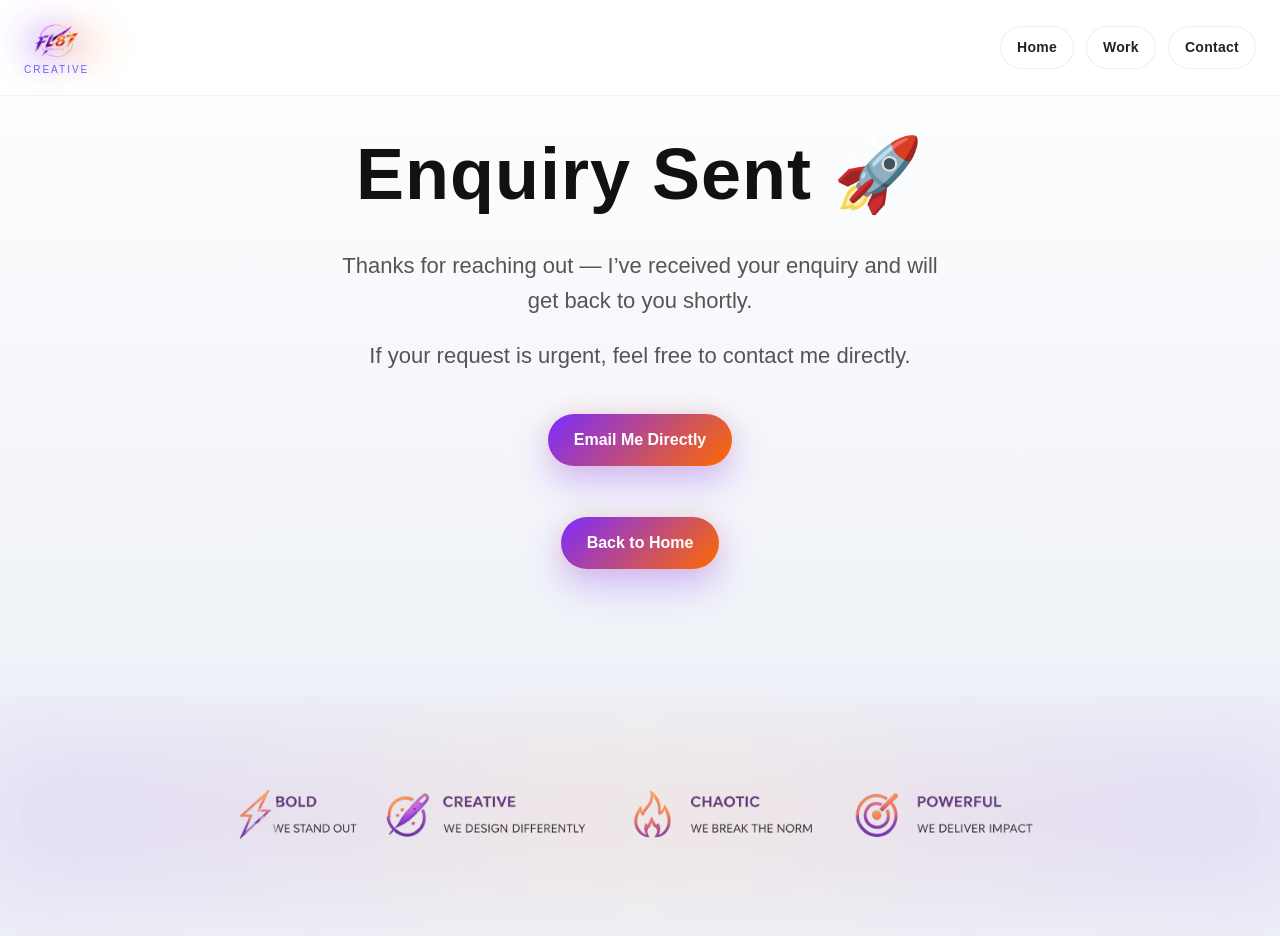
<file: thank-you.html>
<!DOCTYPE html>
<html lang="en">
<head>
  <meta charset="UTF-8">
  <meta name="viewport" content="width=device-width, initial-scale=1.0">
  <title>Thank You - FL87 Creative</title>
  <link rel="stylesheet" href="style.css">
</head>

<body class="contact-page">
  <header class="nav">
    <div class="logo-wrap">
      <img src="images/logo.png" alt="FL87 Creative logo" class="logo-img">
      <span class="logo-text">CREATIVE</span>
    </div>
    <nav>
      <a href="index.html">Home</a>
      <a href="work.html">Work</a>
      <a href="contact.html">Contact</a>
    </nav>
  </header>

  <section class="contact" style="text-align: center; padding: 120px 20px;">
    <h1>Enquiry Sent 🚀</h1>

    <p style="max-width: 600px; margin: 20px auto;">
      Thanks for reaching out — I’ve received your enquiry and will get back to you shortly.
    </p>

    <p style="max-width: 600px; margin: 10px auto;">
      If your request is urgent, feel free to contact me directly.
    </p>

    <a href="mailto:fl87uk@icloud.com" class="work-btn" style="margin-top: 30px;">
      Email Me Directly
    </a>

    <br><br>

    <a href="index.html" class="work-btn" style="margin-top: 20px;">
      Back to Home
    </a>
  </section>
</section>
<section class="brand-strip">
  <img src="images/brand-values.png" alt="FL87 Creative brand values">
</section>
</body>
</html>
</file>
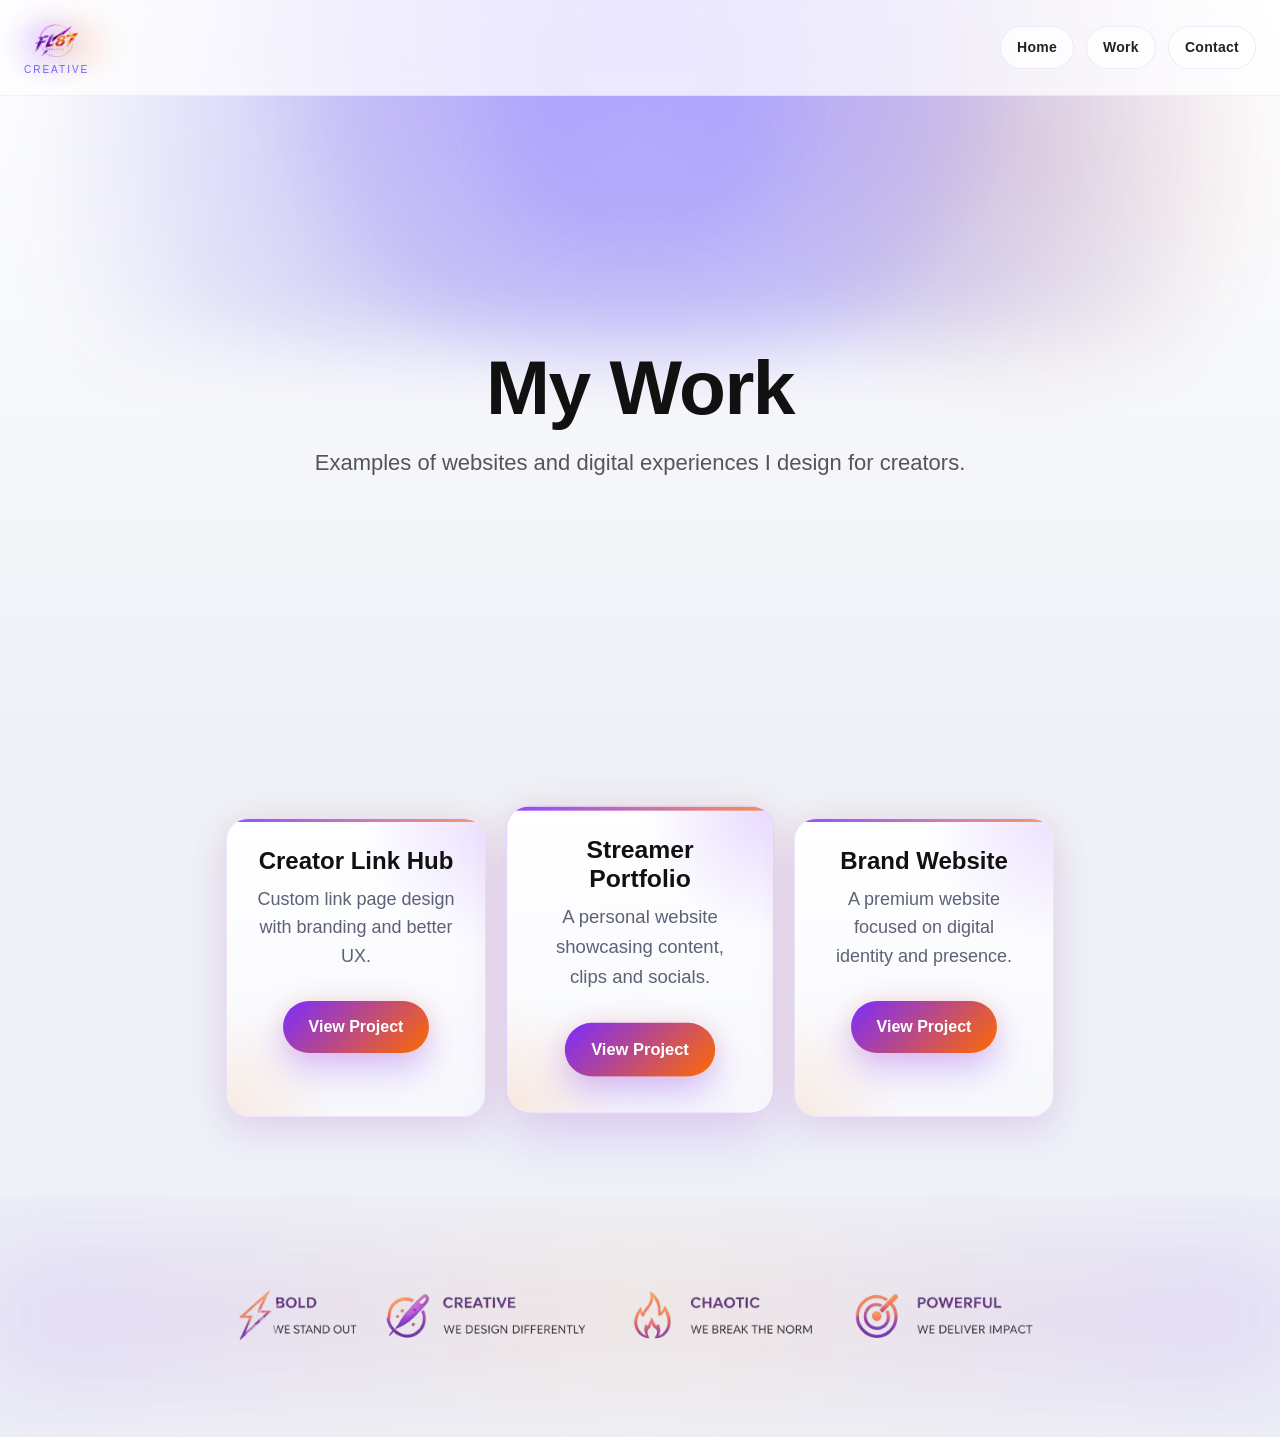
<file: work.html>
<!DOCTYPE html>
<html lang="en">
<head>
  <meta charset="UTF-8">
  <meta name="viewport" content="width=device-width, initial-scale=1.0">
  <title>My Work - FL87 Creative</title>
  <link rel="stylesheet" href="style.css">
</head>

<body>
  <header class="nav">
    <div class="logo-wrap">
      <img src="images/logo.png" alt="FL87 Creative logo" class="logo-img">
      <span class="logo-text">CREATIVE</span>
    </div>
    <nav aria-label="Primary navigation">
      <a href="index.html">Home</a>
      <a href="work.html">Work</a>
      <a href="contact.html">Contact</a>
    </nav>
  </header>

  <section class="hero">
    <h1>My Work</h1>
    <p>Examples of websites and digital experiences I design for creators.</p>
  </section>

  <section class="work">
    <div class="work-grid">
      <article class="work-item">
        <h3>Creator Link Hub</h3>
        <p>Custom link page design with branding and better UX.</p>
        <a href="link-hub.html" class="work-btn">View Project</a>
      </article>

      <article class="work-item">
        <h3>Streamer Portfolio</h3>
        <p>A personal website showcasing content, clips and socials.</p>
        <a href="portfolio.html" class="work-btn">View Project</a>
      </article>

      <article class="work-item">
        <h3>Brand Website</h3>
        <p>A premium website focused on digital identity and presence.</p>
        <a href="brand.html" class="work-btn">View Project</a>
      </article>
    </div>
  </section>
</body>
<section class="brand-strip">
  <img src="images/brand-values.png" alt="FL87 Creative brand values">
</section>
</html>
</file>
<file: style.css>
*,
*::before,
*::after {
  box-sizing: border-box;
}
html {
  scroll-behavior: smooth;
}

body {
  margin: 0;
  background: #0b0b0f;
  color: white;
  font-family: Arial, sans-serif;
  line-height: 1.5;
  overflow-x: hidden;
  max-width: 100vw;
  width: 100%;
}

html, body {
  overflow-x: hidden;
}

h1 {
  font-size: 72px;
  margin: 0 0 16px;
  letter-spacing: 1px;
}

p {
  font-size: 22px;
  color: #b8b8c7;
  max-width: 700px;
  margin: 0 auto 30px;
  line-height: 1.6;
}

img {
  max-width: 100%;
  height: auto;
  display: block;
}

.nav {
  display: flex;
  justify-content: space-between;
  align-items: center;
  padding: 20px 24px;
  position: fixed;
  top: 0;
  left: 0;
  right: 0;
  background: rgba(11, 11, 15, 0.65);
  backdrop-filter: blur(14px);
  border-bottom: 1px solid rgba(255, 255, 255, 0.06);
  z-index: 1000;
}

.nav nav {
  display: flex;
  gap: 12px;
  align-items: center;
}

.nav a {
  text-decoration: none;
  color: white;
  font-size: 14px;
  font-weight: 700;
  letter-spacing: 0.02em;
  padding: 10px 16px;
  border-radius: 999px;
  background: rgba(255, 255, 255, 0.04);
  border: 1px solid rgba(255, 255, 255, 0.08);
  box-shadow: 0 0 0 rgba(0, 0, 0, 0);
  transition: transform 0.25s ease, color 0.25s ease, background 0.25s ease, border-color 0.25s ease, box-shadow 0.25s ease;
}

.nav a:hover {
  color: white;
  transform: translateY(-2px);
  background: linear-gradient(135deg, rgba(123, 44, 255, 0.22), rgba(255, 106, 0, 0.18));
  border-color: rgba(123, 44, 255, 0.34);
  box-shadow: 0 12px 26px rgba(123, 44, 255, 0.16), 0 0 24px rgba(255, 106, 0, 0.10);
}

.logo-wrap {
  display: flex;
  flex-direction: column;
  align-items: flex-start;
  line-height: 1;
  position: relative;
  isolation: isolate;
}

.logo-wrap::before {
  content: "";
  position: absolute;
  left: 50%;
  top: 50%;
  width: 118px;
  height: 64px;
  transform: translate(-50%, -54%);
  background:
    radial-gradient(circle at 38% 46%, rgba(123, 44, 255, 0.34), transparent 46%),
    radial-gradient(circle at 70% 48%, rgba(255, 106, 0, 0.24), transparent 42%);
  filter: blur(14px);
  opacity: 0.9;
  pointer-events: none;
  z-index: -1;
  animation: logoAuraPulse 4.2s ease-in-out infinite;
}

.logo-img {
  height: 42px;
  width: auto;
  display: block;
  object-fit: contain;
  filter: drop-shadow(0 0 14px rgba(123, 44, 255, 0.34)) drop-shadow(0 0 24px rgba(255, 106, 0, 0.18));
  animation: logoGlowPulse 4.2s ease-in-out infinite;
  transition: transform 0.25s ease, filter 0.25s ease;
}

.logo-wrap:hover .logo-img {
  transform: scale(1.04);
  filter: drop-shadow(0 0 18px rgba(123, 44, 255, 0.42)) drop-shadow(0 0 30px rgba(255, 106, 0, 0.24));
}

.logo-text {
  font-size: 10px;
  letter-spacing: 0.2em;
  color: #c5c0ff;
  margin-top: 3px;
  text-shadow: 0 0 14px rgba(123, 44, 255, 0.34), 0 0 24px rgba(123, 44, 255, 0.16);
}

.hero {
  min-height: 82vh;
  display: flex;
  flex-direction: column;
  justify-content: center;
  align-items: center;
  padding: 190px 20px 70px;
  text-align: center;
  background:
    radial-gradient(circle at top, rgba(123, 44, 255, 0.52), transparent 38%),
    radial-gradient(circle at 80% 20%, rgba(255, 106, 0, 0.16), transparent 24%),
    linear-gradient(180deg, #161622 0%, #0b0b0f 100%);
  position: relative;
  overflow: hidden;
  max-width: 100vw;
}

.hero::before {
  content: "";
  position: absolute;
  inset: -24% -14% auto -14%;
  height: 520px;
  background: radial-gradient(circle, rgba(124, 122, 255, 0.46) 0%, rgba(79, 70, 229, 0.28) 34%, rgba(79, 70, 229, 0) 72%);
  filter: blur(38px);
  opacity: 1;
  pointer-events: none;
  animation: heroGlowPulse 6.5s ease-in-out infinite alternate;
}

.hero::after {
  content: "";
  position: absolute;
  top: 18px;
  left: 50%;
  transform: translateX(-50%);
  width: 420px;
  height: 220px;
  background: radial-gradient(circle, rgba(186, 181, 255, 0.24) 0%, rgba(124, 122, 255, 0.14) 40%, rgba(124, 122, 255, 0) 75%);
  filter: blur(26px);
  opacity: 0.9;
  pointer-events: none;
  animation: heroGlowDrift 8s ease-in-out infinite alternate;
}

.hero > * {
  position: relative;
  z-index: 2;
}

.hero h1 {
  max-width: 980px;
  font-size: clamp(46px, 6vw, 82px);
  line-height: 1.02;
  margin: 0 0 18px;
  letter-spacing: -0.02em;
}

.hero p {
  max-width: 760px;
  margin-left: auto;
  margin-right: auto;
}

.hero-actions {
  display: flex;
  justify-content: center;
  align-items: center;
  gap: 16px;
  flex-wrap: wrap;
  margin-top: 16px;
  width: 100%;
  max-width: 100%;
  margin-left: auto;
  margin-right: auto;
}

.brand-statement {
  display: flex;
  justify-content: center;
  align-items: center;
  padding: 20px 20px 10px;
  position: relative;
  max-width: 100vw;
}

.brand-statement img {
  width: min(1200px, 100%);
  margin-left: auto;
  margin-right: auto;
  border-radius: 18px;
  position: relative;
  z-index: 2;
}

.brand-statement::before {
  content: "";
  position: absolute;
  left: 50%;
  top: 50%;
  width: 96%;
  height: 240px;
  transform: translate(-50%, -50%);
  background:
    radial-gradient(circle at 30% 50%, rgba(123, 44, 255, 0.34), transparent 42%),
    radial-gradient(circle at 70% 50%, rgba(255, 106, 0, 0.26), transparent 40%),
    radial-gradient(circle at 50% 50%, rgba(123, 44, 255, 0.14), transparent 62%);
  filter: blur(78px);
  opacity: 0.95;
  pointer-events: none;
  animation: statementGlowPulse 4.8s ease-in-out infinite alternate;
}

.hero-secondary-btn {
  display: inline-block;
  padding: 14px 26px;
  border-radius: 999px;
  border: 1px solid rgba(255, 255, 255, 0.14);
  background: rgba(255, 255, 255, 0.04);
  color: white;
  font-weight: bold;
  text-decoration: none;
  backdrop-filter: blur(10px);
  transition: transform 0.25s ease, border-color 0.25s ease, background 0.25s ease, box-shadow 0.25s ease;
}

.hero-secondary-btn:hover {
  transform: translateY(-2px);
  border-color: rgba(123, 44, 255, 0.45);
  background: rgba(123, 44, 255, 0.12);
  box-shadow: 0 12px 28px rgba(123, 44, 255, 0.18);
}

.intro-section {
  padding-top: 28px;
}

.intro-section p:last-child {
  max-width: 820px;
}

.work,
.contact {
  padding: 80px 20px;
  text-align: center;
}

.work h2,
.contact h2 {
  font-size: 42px;
  margin-bottom: 40px;
  text-align: center;
}

.section-kicker {
  font-size: 14px;
  letter-spacing: 0.18em;
  text-transform: uppercase;
  color: #9f98ff;
  margin: 0 auto 10px;
  text-align: center;
  max-width: none;
}

.section-logo-wrap {
  display: flex;
  justify-content: center;
  margin: 0 auto 18px;
}

.section-logo-img {
  width: min(320px, 82vw);
  height: auto;
  filter: drop-shadow(0 0 18px rgba(123, 44, 255, 0.18)) drop-shadow(0 0 26px rgba(255, 106, 0, 0.12));
}

.trust-section {
  text-align: center;
}

.trust-section .work-grid {
  gap: 24px;
  justify-content: center;
}

.work-grid {
  display: flex;
  flex-wrap: wrap;
  justify-content: center;
  gap: 24px;
}

.work-item {
  position: relative;
  overflow: hidden;
  background: linear-gradient(180deg, rgba(26, 27, 36, 0.96), rgba(17, 18, 24, 0.98));
  padding: 28px;
  border-radius: 22px;
  width: 260px;
  border: 1px solid rgba(255, 255, 255, 0.06);
  box-shadow: 0 18px 40px rgba(0, 0, 0, 0.3), 0 0 18px rgba(123, 44, 255, 0.12), 0 0 12px rgba(255, 106, 0, 0.06);
  transition: transform 0.3s ease, box-shadow 0.3s ease, border-color 0.3s ease;
}

.work-item::before {
  content: "";
  position: absolute;
  inset: 0;
  background: radial-gradient(circle at top right, rgba(123, 44, 255, 0.24), transparent 32%), radial-gradient(circle at bottom left, rgba(255, 106, 0, 0.16), transparent 28%);
  opacity: 1;
  pointer-events: none;
}

.work-item::after {
  content: "";
  position: absolute;
  inset: 0 0 auto 0;
  height: 3px;
  background: linear-gradient(90deg, rgba(123, 44, 255, 0.95), rgba(255, 106, 0, 0.75));
  opacity: 0.9;
  pointer-events: none;
}

.work-grid .work-item:nth-child(2) {
  transform: translateY(-8px) scale(1.03);
  border-color: rgba(123, 44, 255, 0.24);
  box-shadow: 0 26px 58px rgba(123, 44, 255, 0.20), 0 0 34px rgba(255, 106, 0, 0.12);
}

.work-grid .work-item:nth-child(2)::before {
  background: radial-gradient(circle at top right, rgba(123, 44, 255, 0.30), transparent 32%), radial-gradient(circle at bottom left, rgba(255, 106, 0, 0.20), transparent 28%);
}

.work-grid .work-item:nth-child(2)::after {
  height: 4px;
  background: linear-gradient(90deg, rgba(123, 44, 255, 1), rgba(255, 106, 0, 0.84));
}

.work-item > * {
  position: relative;
  z-index: 2;
}

.work-item:hover {
  transform: translateY(-10px) scale(1.015);
  box-shadow: 0 30px 60px rgba(123, 44, 255, 0.28), 0 0 40px rgba(123, 44, 255, 0.22), 0 0 36px rgba(255, 106, 0, 0.18), 0 0 0 1px rgba(123, 44, 255, 0.14);
  border-color: rgba(123, 44, 255, 0.34);
}

.work-grid .work-item:nth-child(2):hover {
  transform: translateY(-14px) scale(1.04);
  box-shadow: 0 34px 72px rgba(123, 44, 255, 0.32), 0 0 46px rgba(123, 44, 255, 0.24), 0 0 40px rgba(255, 106, 0, 0.20), 0 0 0 1px rgba(123, 44, 255, 0.18);
}

.work-item h3 {
  font-size: 24px;
  margin: 0 0 10px;
  line-height: 1.15;
}

.work-item p {
  font-size: 18px;
  color: #c4c6d8;
}

.work-btn,
.hero a,
.contact a:not(.social-preview-link),
.enquiry-form button {
  display: inline-block;
  padding: 14px 26px;
  border-radius: 999px;
  background: linear-gradient(135deg, #7b2cff, #ff6a00);
  color: #fff;
  font-weight: bold;
  text-decoration: none;
  transition: transform 0.25s ease, box-shadow 0.25s ease, background 0.25s ease, color 0.25s ease;
  box-shadow: 0 16px 36px rgba(123, 44, 255, 0.28), 0 0 22px rgba(255, 106, 0, 0.14);
  position: relative;
  overflow: hidden;
}

.work-btn:hover,
.hero a:hover,
.contact a:not(.social-preview-link):hover,
.enquiry-form button:hover {
  background: linear-gradient(135deg, #8b45ff, #ff7f2a);
  color: white;
  transform: translateY(-2px);
  box-shadow: 0 20px 44px rgba(123, 44, 255, 0.34), 0 0 28px rgba(255, 106, 0, 0.18);
}

.work-btn::after,
.hero a::after,
.contact a:not(.social-preview-link)::after,
.enquiry-form button::after {
  content: "";
  position: absolute;
  inset: 0;
  background: linear-gradient(120deg, transparent, rgba(255, 255, 255, 0.3), transparent);
  opacity: 0;
  transform: translateX(-100%);
  transition: opacity 0.4s ease, transform 0.4s ease;
}

.work-btn:hover::after,
.hero a:hover::after,
.contact a:not(.social-preview-link):hover::after,
.enquiry-form button:hover::after {
  opacity: 1;
  transform: translateX(100%);
}

.enquiry-form {
  max-width: 700px;
  margin: 0 auto;
  display: flex;
  flex-direction: column;
  gap: 14px;
}

.enquiry-form label {
  font-size: 14px;
}

.enquiry-form input,
.enquiry-form select,
.enquiry-form textarea {
  width: 100%;
  box-sizing: border-box;
  padding: 14px;
  border-radius: 12px;
  border: 1px solid rgba(124, 122, 255, 0.2);
  background: #161622;
  color: white;
  box-shadow: 0 10px 24px rgba(0, 0, 0, 0.24), 0 0 18px rgba(79, 70, 229, 0.08);
}

.enquiry-form textarea {
  min-height: 150px;
  resize: vertical;
}

.form-error,
.form-status {
  font-size: 14px;
  margin: 6px 0 0;
  text-align: center;
  width: 100%;
}

.form-error {
  color: #ff4d4f;
}

.social-preview-section {
  text-align: center;
}

.social-preview-section h2,
.social-preview-section p {
  text-align: center;
  margin-left: auto;
  margin-right: auto;
  max-width: 700px;
}

.social-preview-link {
  display: inline-block;
  text-decoration: none;
  background: none !important;
  box-shadow: none !important;
  padding: 0 !important;
  border-radius: 0 !important;
  color: inherit !important;
}

.social-preview-box {
  margin: 30px auto;
  width: min(520px, 90vw);
  min-height: 240px;
  border-radius: 22px;
  border: 1px solid rgba(255, 255, 255, 0.08);
  background: linear-gradient(180deg, #1a1b24, #111218);
  display: flex;
  align-items: center;
  justify-content: center;
  box-shadow: 0 18px 40px rgba(0, 0, 0, 0.3), 0 0 14px rgba(79, 70, 229, 0.08);
  transition: transform 0.3s ease, box-shadow 0.3s ease, border-color 0.3s ease;
}

.social-preview-box span {
  font-size: 24px;
  font-weight: 700;
}

.social-preview-link:hover .social-preview-box {
  transform: translateY(-10px);
  box-shadow: 0 30px 60px rgba(79, 70, 229, 0.3), 0 0 22px rgba(124, 122, 255, 0.14);
  border-color: rgba(79, 70, 229, 0.45);
}

.project-showcase-section {
  padding-top: 52px;
  padding-bottom: 28px;
}

.project-showcase-section > h2,
.project-showcase-section > p {
  max-width: 780px;
  margin-left: auto;
  margin-right: auto;
  margin-bottom: 10px;
}

.project-showcase-grid {
  display: grid;
  grid-template-columns: minmax(0, 1.35fr) minmax(0, 0.85fr);
  gap: 22px;
  max-width: 980px;
  margin: 72px auto 18px;
  align-items: stretch;
}

.multi-showcase-grid {
  grid-template-areas:
    "large small1"
    "large small2";
}

.showcase-card-large {
  grid-area: large;
  min-height: 100%;
}

.showcase-card-small:nth-of-type(2) {
  grid-area: small1;
}

.showcase-card-small:nth-of-type(3) {
  grid-area: small2;
}

.project-showcase-card {
  position: relative;
  overflow: hidden;
  border-radius: 24px;
  border: 1px solid rgba(255, 255, 255, 0.08);
  background: linear-gradient(180deg, rgba(19, 20, 28, 0.96), rgba(11, 11, 15, 0.98));
  box-shadow: 0 26px 60px rgba(0, 0, 0, 0.36), 0 0 30px rgba(123, 44, 255, 0.14), 0 0 24px rgba(255, 106, 0, 0.08);
  transition: transform 0.35s ease, box-shadow 0.35s ease, border-color 0.35s ease;
  width: 100%;
  margin-left: auto;
  margin-right: auto;
}

.project-showcase-card::before {
  content: "";
  position: absolute;
  inset: 0;
  background: radial-gradient(circle at top right, rgba(123, 44, 255, 0.22), transparent 34%), radial-gradient(circle at bottom left, rgba(255, 106, 0, 0.16), transparent 28%);
  pointer-events: none;
  z-index: 1;
}

.project-showcase-card::after {
  content: "";
  position: absolute;
  inset: 0 0 auto 0;
  height: 3px;
  background: linear-gradient(90deg, rgba(123, 44, 255, 0.98), rgba(255, 106, 0, 0.78));
  opacity: 0.95;
  pointer-events: none;
  z-index: 2;
}

.project-showcase-card img {
  width: 100%;
  height: 100%;
  min-height: 100%;
  aspect-ratio: 16 / 9;
  object-fit: cover;
  position: relative;
  z-index: 3;
}

.showcase-card-large img {
  aspect-ratio: 16 / 11;
}

.project-showcase-grid:not(.multi-showcase-grid) {
  grid-template-columns: minmax(0, 1fr);
  max-width: 1120px;
  margin: 56px auto 32px;
}

.project-showcase-grid:not(.multi-showcase-grid) .showcase-card-large {
  max-width: 1120px;
  border-radius: 28px;
}

.project-showcase-grid:not(.multi-showcase-grid) .showcase-card-large img {
  aspect-ratio: auto;
  height: auto;
  min-height: 0;
  object-fit: contain;
  object-position: center;
  background: linear-gradient(180deg, rgba(12, 12, 18, 0.98), rgba(18, 18, 28, 0.98));
  padding: 4px;
  transform: scale(1.04);
  transform-origin: center;
  border-radius: 24px;
}

.showcase-card-small img {
  aspect-ratio: 16 / 9;
  object-fit: contain;
  object-position: center;
  background: linear-gradient(180deg, rgba(12, 12, 18, 0.98), rgba(18, 18, 28, 0.98));
  padding: 8px;
}

.showcase-card-small:nth-of-type(3) img {
  aspect-ratio: 16 / 9;
  object-fit: contain;
  object-position: center;
  background: linear-gradient(180deg, rgba(12, 12, 18, 0.98), rgba(18, 18, 28, 0.98));
  padding: 8px;
  transform: none;
}

.project-showcase-card:hover {
  transform: translateY(-10px) scale(1.01);
  border-color: rgba(123, 44, 255, 0.30);
  box-shadow: 0 34px 72px rgba(123, 44, 255, 0.22), 0 0 40px rgba(123, 44, 255, 0.18), 0 0 34px rgba(255, 106, 0, 0.14);
}

.contact-cards-section {
  padding-top: 50px;
}

.contact-cards-section > h2,
.contact-cards-section > p {
  max-width: 760px;
  margin-left: auto;
  margin-right: auto;
}

.contact-card {
  position: relative;
  overflow: hidden;
  background: linear-gradient(180deg, rgba(26, 27, 36, 0.96), rgba(17, 18, 24, 0.98));
  border: 1px solid rgba(255, 255, 255, 0.06);
  box-shadow: 0 18px 40px rgba(0, 0, 0, 0.3), 0 0 18px rgba(123, 44, 255, 0.10);
}

.contact-card::before {
  content: "";
  position: absolute;
  inset: 0;
  background: radial-gradient(circle at top right, rgba(123, 44, 255, 0.16), transparent 32%), radial-gradient(circle at bottom left, rgba(255, 106, 0, 0.10), transparent 28%);
  pointer-events: none;
}

.contact-card > * {
  position: relative;
  z-index: 2;
}

.contact-card a {
  display: flex;
  justify-content: center;
  align-items: center;
  width: fit-content;
  margin: 16px auto 0;
  text-align: center;
}

.contact-card-link {
  display: flex;
  justify-content: center;
  align-items: center;
  width: fit-content;
  margin: 16px auto 0;
  text-align: center;
}

.contact-form-section {
  position: relative;
}

.contact-form-section::before {
  content: "";
  position: absolute;
  left: 50%;
  top: 50%;
  width: min(960px, 92vw);
  height: 72%;
  transform: translate(-50%, -50%);
  background: radial-gradient(circle, rgba(123, 44, 255, 0.12), rgba(255, 106, 0, 0.08), transparent 72%);
  filter: blur(72px);
  opacity: 0.9;
  pointer-events: none;
}

.contact-form-section > * {
  position: relative;
  z-index: 2;
}

.contact-form-section h2,
.contact-form-section p {
  max-width: 760px;
  margin-left: auto;
  margin-right: auto;
}

.contact-note {
  font-size: 14px;
  letter-spacing: 0.14em;
  text-transform: uppercase;
  color: #a9a3ff;
  margin: 18px auto 22px;
  text-align: center;
  max-width: none;
}

@keyframes logoGlowPulse {
  0% {
    filter: drop-shadow(0 0 12px rgba(123, 44, 255, 0.28)) drop-shadow(0 0 18px rgba(255, 106, 0, 0.14));
  }
  50% {
    filter: drop-shadow(0 0 20px rgba(123, 44, 255, 0.42)) drop-shadow(0 0 32px rgba(255, 106, 0, 0.24));
  }
  100% {
    filter: drop-shadow(0 0 12px rgba(123, 44, 255, 0.28)) drop-shadow(0 0 18px rgba(255, 106, 0, 0.14));
  }
}

@keyframes logoAuraPulse {
  0% {
    opacity: 0.72;
    transform: translate(-50%, -54%) scale(0.98);
  }
  50% {
    opacity: 1;
    transform: translate(-50%, -54%) scale(1.06);
  }
  100% {
    opacity: 0.72;
    transform: translate(-50%, -54%) scale(0.98);
  }
}

@keyframes heroGlowPulse {
  0% {
    transform: translateY(-14px) scale(0.98);
    opacity: 0.82;
  }
  100% {
    transform: translateY(10px) scale(1.1);
    opacity: 1;
  }
}

@keyframes heroGlowDrift {
  0% {
    transform: translateX(-50%) translateY(-8px) scale(0.98);
    opacity: 0.72;
  }
  100% {
    transform: translateX(-50%) translateY(6px) scale(1.06);
    opacity: 0.98;
  }
}

@keyframes brandGlowMove {
  0% {
    transform: translate(-50%, -50%) scale(0.95);
    opacity: 0.6;
  }
  100% {
    transform: translate(-50%, -50%) scale(1.08);
    opacity: 0.9;
  }
}

@keyframes statementGlowPulse {
  0% {
    transform: translate(-50%, -50%) scale(0.97);
    opacity: 0.72;
  }
  100% {
    transform: translate(-50%, -50%) scale(1.08);
    opacity: 1;
  }
}

@media (max-width: 768px) {
  h1 {
    font-size: 38px;
  }

  p {
    font-size: 16px;
  }

  .nav {
    padding: 14px 16px;
    flex-direction: column;
    justify-content: center;
    align-items: center;
    gap: 12px;
  }

  .nav nav {
    gap: 8px;
    width: 100%;
    justify-content: center;
    flex-wrap: wrap;
  }

  .logo-wrap {
    align-items: center;
  }

  .nav a {
    font-size: 12px;
    padding: 8px 10px;
  }

  .hero {
    padding: 160px 16px 50px;
    min-height: auto;
  }

  .hero-actions {
    flex-direction: column;
    gap: 12px;
    width: 100%;
    align-items: center;
    justify-content: center;
  }

  .hero-actions .work-btn,
  .hero-actions .hero-secondary-btn {
    width: 100%;
    max-width: 260px;
    margin-left: auto;
    margin-right: auto;
  }

  .work,
  .contact {
    padding: 80px 20px;
  }

  .work h2,
  .contact h2 {
    font-size: 30px;
  }

  .work-grid {
    flex-direction: column;
    align-items: center;
  }

  .work-item {
    width: 100%;
    max-width: 300px;
    margin-left: auto;
    margin-right: auto;
  }

  .work-grid .work-item:nth-child(2) {
    transform: none;
    box-shadow: 0 22px 46px rgba(123, 44, 255, 0.18), 0 0 28px rgba(255, 106, 0, 0.10);
  }

  .work-grid .work-item:nth-child(2):hover {
    transform: translateY(-10px) scale(1.015);
  }

  .section-kicker {
    font-size: 12px;
    margin-bottom: 12px;
  }

  .logo-img {
    height: 34px;
  }
  .logo-wrap::before {
    left: 50%;
    top: 50%;
    width: 94px;
    height: 52px;
    transform: translate(-50%, -50%);
  }

  .hero,
  .work,
  .contact,
  .social-preview-section,
  .contact-page {
    overflow-x: hidden;
  }

  .section-logo-img {
    width: min(250px, 84vw);
  }

  .brand-strip {
    padding: 14px 16px 18px;
  }

  .brand-strip img {
    width: 100%;
    max-width: 100%;
  }

  .brand-strip::before {
    width: 115%;
    height: 100px;
  }

  .brand-statement {
    padding: 12px 16px 6px;
  }

  .brand-statement img {
    width: 100%;
    max-width: 100%;
  }

  .brand-statement::before {
    width: 122%;
    height: 170px;
  }
  .contact-cards-section {
    padding-top: 36px;
  }

  .contact-form-section::before {
    width: 96vw;
    height: 62%;
  }
  .project-showcase-section {
    padding-top: 40px;
    padding-bottom: 10px;
  }

  .project-showcase-grid {
    grid-template-columns: minmax(0, 1fr);
    max-width: 100%;
    margin: 48px auto 12px;
    gap: 16px;
  }

  .multi-showcase-grid {
    display: flex;
    overflow-x: auto;
    gap: 14px;
    padding: 0 4px 8px;
    scroll-snap-type: x mandatory;
    -webkit-overflow-scrolling: touch;
  }

  .multi-showcase-grid::-webkit-scrollbar {
    height: 8px;
  }

  .multi-showcase-grid::-webkit-scrollbar-thumb {
    background: rgba(123, 44, 255, 0.35);
    border-radius: 999px;
  }

  .showcase-card-large,
  .showcase-card-small {
    display: block;
    flex: 0 0 90vw;
    max-width: 90vw;
    scroll-snap-align: center;
  }

  .project-showcase-card {
    border-radius: 18px;
    overflow: hidden;
    background: linear-gradient(180deg, rgba(19, 20, 28, 0.96), rgba(11, 11, 15, 0.98));
    border: 1px solid rgba(255, 255, 255, 0.08);
    box-shadow: 0 20px 44px rgba(123, 44, 255, 0.16), 0 0 28px rgba(255, 106, 0, 0.10);
    padding: 0;
  }

  .project-showcase-card::before,
  .project-showcase-card::after {
    display: none;
  }

  .showcase-card-large img,
  .showcase-card-small img,
  .showcase-card-small:nth-of-type(3) img {
    width: 100%;
    height: 100%;
    min-height: 0;
    aspect-ratio: 4 / 3;
    object-fit: cover;
    object-position: center;
    background: none;
    padding: 0;
    transform: none;
    border-radius: 0;
    box-shadow: none;
  }
  .contact-note {
    font-size: 12px;
    margin: 16px auto 20px;
  }

  .project-showcase-grid:not(.multi-showcase-grid) {
    margin: 34px auto 20px;
  }

  .project-showcase-grid:not(.multi-showcase-grid) .showcase-card-large {
    max-width: 100%;
    border-radius: 20px;
  }

  .project-showcase-grid:not(.multi-showcase-grid) .showcase-card-large img {
    border-radius: 18px;
    transform: scale(1.02);
  }
}

@media (prefers-color-scheme: light) {
  .brand-statement::before {
    background:
      radial-gradient(circle at 30% 50%, rgba(123, 44, 255, 0.20), transparent 42%),
      radial-gradient(circle at 70% 50%, rgba(255, 106, 0, 0.16), transparent 40%),
      radial-gradient(circle at 50% 50%, rgba(123, 44, 255, 0.08), transparent 62%);
    opacity: 0.88;
  }
  body {
    background: #eef1f7;
    color: #111;
  }

  .hero {
    background:
      radial-gradient(circle at top, rgba(123, 44, 255, 0.30), transparent 42%),
      radial-gradient(circle at 80% 20%, rgba(255, 106, 0, 0.12), transparent 24%),
      linear-gradient(180deg, #ffffff 0%, #eef1f7 100%);
  }

  p {
    color: #555;
  }

  .nav {
    background: rgba(255, 255, 255, 0.75);
    border-bottom: 1px solid rgba(0, 0, 0, 0.05);
  }

  .nav a {
    color: #222;
    background: rgba(255, 255, 255, 0.72);
    border: 1px solid rgba(123, 44, 255, 0.10);
  }

  .nav a:hover {
    color: #222;
    background: linear-gradient(135deg, rgba(123, 44, 255, 0.10), rgba(255, 106, 0, 0.10));
    border-color: rgba(123, 44, 255, 0.22);
    box-shadow: 0 10px 22px rgba(123, 44, 255, 0.10), 0 0 20px rgba(255, 106, 0, 0.08);
  }

  .work-item {
    background: linear-gradient(180deg, #ffffff, #f7f8fc);
    border: 1px solid rgba(123, 44, 255, 0.12);
    box-shadow: 0 16px 40px rgba(123, 44, 255, 0.12), 0 0 34px rgba(255, 106, 0, 0.10);
  }

  .work-item::before {
    background: radial-gradient(circle at top right, rgba(123, 44, 255, 0.14), transparent 32%), radial-gradient(circle at bottom left, rgba(255, 106, 0, 0.10), transparent 28%);
  }

  .work-item::after {
    background: linear-gradient(90deg, rgba(123, 44, 255, 0.92), rgba(255, 106, 0, 0.68));
  }

  .work-grid .work-item:nth-child(2) {
    border-color: rgba(123, 44, 255, 0.20);
    box-shadow: 0 24px 52px rgba(123, 44, 255, 0.16), 0 0 34px rgba(255, 106, 0, 0.10);
  }

  .work-grid .work-item:nth-child(2)::before {
    background: radial-gradient(circle at top right, rgba(123, 44, 255, 0.18), transparent 32%), radial-gradient(circle at bottom left, rgba(255, 106, 0, 0.12), transparent 28%);
  }

  .work-grid .work-item:nth-child(2)::after {
    background: linear-gradient(90deg, rgba(123, 44, 255, 0.96), rgba(255, 106, 0, 0.74));
  }

  .work-item:hover {
    transform: translateY(-10px) scale(1.015);
    box-shadow: 0 24px 56px rgba(123, 44, 255, 0.22), 0 0 42px rgba(123, 44, 255, 0.14), 0 0 40px rgba(255, 106, 0, 0.14), 0 0 0 1px rgba(123, 44, 255, 0.1);
    border-color: rgba(123, 44, 255, 0.26);
  }

  .work-item p {
    color: #5c6175;
  }

  .contact {
    background: linear-gradient(180deg, #ffffff, #eef1f7);
  }

  .section-kicker {
    color: #5b50e6;
  }

  .hero-secondary-btn {
    border: 1px solid rgba(79, 70, 229, 0.18);
    background: rgba(255, 255, 255, 0.72);
    color: #222;
  }

  .hero-secondary-btn:hover {
    border-color: rgba(123, 44, 255, 0.32);
    background: rgba(123, 44, 255, 0.08);
    box-shadow: 0 12px 28px rgba(123, 44, 255, 0.12);
  }

  .work-btn,
  .hero a,
  .contact a:not(.social-preview-link),
  .enquiry-form button {
    background: linear-gradient(135deg, #7b2cff, #ff6a00);
    color: #fff;
  }

  .enquiry-form label {
    color: #222;
  }

  .enquiry-form input,
  .enquiry-form select,
  .enquiry-form textarea {
    background: linear-gradient(180deg, rgba(255, 255, 255, 0.96), rgba(247, 248, 252, 0.98));
    color: #222;
    border: 1px solid rgba(79, 70, 229, 0.12);
    box-shadow: 0 14px 30px rgba(79, 70, 229, 0.1), 0 0 24px rgba(124, 122, 255, 0.14);
  }

  .social-preview-box {
    background: linear-gradient(180deg, #ffffff, #f7f8fc);
    border: 1px solid rgba(79, 70, 229, 0.14);
    box-shadow: 0 16px 40px rgba(79, 70, 229, 0.14), 0 0 34px rgba(124, 122, 255, 0.22);
  }

  .social-preview-box span {
    color: #222;
  }

  .form-error {
    color: #d9363e;
  }

  .logo-img {
    filter: drop-shadow(0 0 12px rgba(123, 44, 255, 0.24)) drop-shadow(0 0 20px rgba(255, 106, 0, 0.14));
  }
  .logo-wrap::before {
    background:
      radial-gradient(circle at 38% 46%, rgba(123, 44, 255, 0.20), transparent 46%),
      radial-gradient(circle at 70% 48%, rgba(255, 106, 0, 0.16), transparent 42%);
    opacity: 1;
  }
  .logo-wrap:hover .logo-img {
    filter: drop-shadow(0 0 16px rgba(123, 44, 255, 0.30)) drop-shadow(0 0 24px rgba(255, 106, 0, 0.18));
  }
  .logo-text {
    color: #6f63ff;
    text-shadow: 0 0 10px rgba(123, 44, 255, 0.18), 0 0 18px rgba(123, 44, 255, 0.08);
  }
  .contact-card {
    background: linear-gradient(180deg, #ffffff, #f7f8fc);
    border: 1px solid rgba(123, 44, 255, 0.12);
    box-shadow: 0 16px 40px rgba(123, 44, 255, 0.10), 0 0 28px rgba(255, 106, 0, 0.08);
  }

  .contact-card::before {
    background: radial-gradient(circle at top right, rgba(123, 44, 255, 0.10), transparent 32%), radial-gradient(circle at bottom left, rgba(255, 106, 0, 0.08), transparent 28%);
  }

  .contact-form-section::before {
    background: radial-gradient(circle, rgba(123, 44, 255, 0.08), rgba(255, 106, 0, 0.06), transparent 72%);
  }
  .project-showcase-card {
    background: linear-gradient(180deg, #ffffff, #f7f8fc);
    border: 1px solid rgba(123, 44, 255, 0.12);
    box-shadow: 0 20px 46px rgba(123, 44, 255, 0.12), 0 0 32px rgba(255, 106, 0, 0.08);
  }

  .project-showcase-card::before {
    background: radial-gradient(circle at top right, rgba(123, 44, 255, 0.14), transparent 34%), radial-gradient(circle at bottom left, rgba(255, 106, 0, 0.10), transparent 28%);
  }

  .project-showcase-card::after {
    background: linear-gradient(90deg, rgba(123, 44, 255, 0.94), rgba(255, 106, 0, 0.72));
  }
  .contact-note {
    color: #6a60f0;
  }
.showcase-card-small img,
  .showcase-card-small:nth-of-type(3) img {
    background: linear-gradient(180deg, #f6f7fb, #eef1f7);
  }
  .project-showcase-grid:not(.multi-showcase-grid) .showcase-card-large img {
    background: linear-gradient(180deg, #f6f7fb, #eef1f7);
  }
}
.brand-strip {
  width: 100%;
  display: flex;
  justify-content: center;
  align-items: center;
  padding: 18px 20px 24px;
  position: relative;
  overflow: hidden;
  max-width: 100vw;
}

.brand-strip img {
  max-width: 860px;
  width: min(860px, 100%);
  border-radius: 14px;
  position: relative;
  z-index: 2;
  margin-left: auto;
  margin-right: auto;
}

.brand-strip::before {
  content: "";
  position: absolute;
  left: 50%;
  top: 50%;
  width: 105%;
  height: 130px;
  transform: translate(-50%, -50%);
  background: linear-gradient(
    90deg,
    rgba(123, 44, 255, 0.24),
    rgba(255, 106, 0, 0.16),
    rgba(123, 44, 255, 0.24)
  );
  filter: blur(64px);
  opacity: 0.62;
  pointer-events: none;
  animation: brandGlowMove 8s ease-in-out infinite alternate;
}

/* Hard stop for mobile overflow */
body > * {
  max-width: 100vw;
}
</file>
